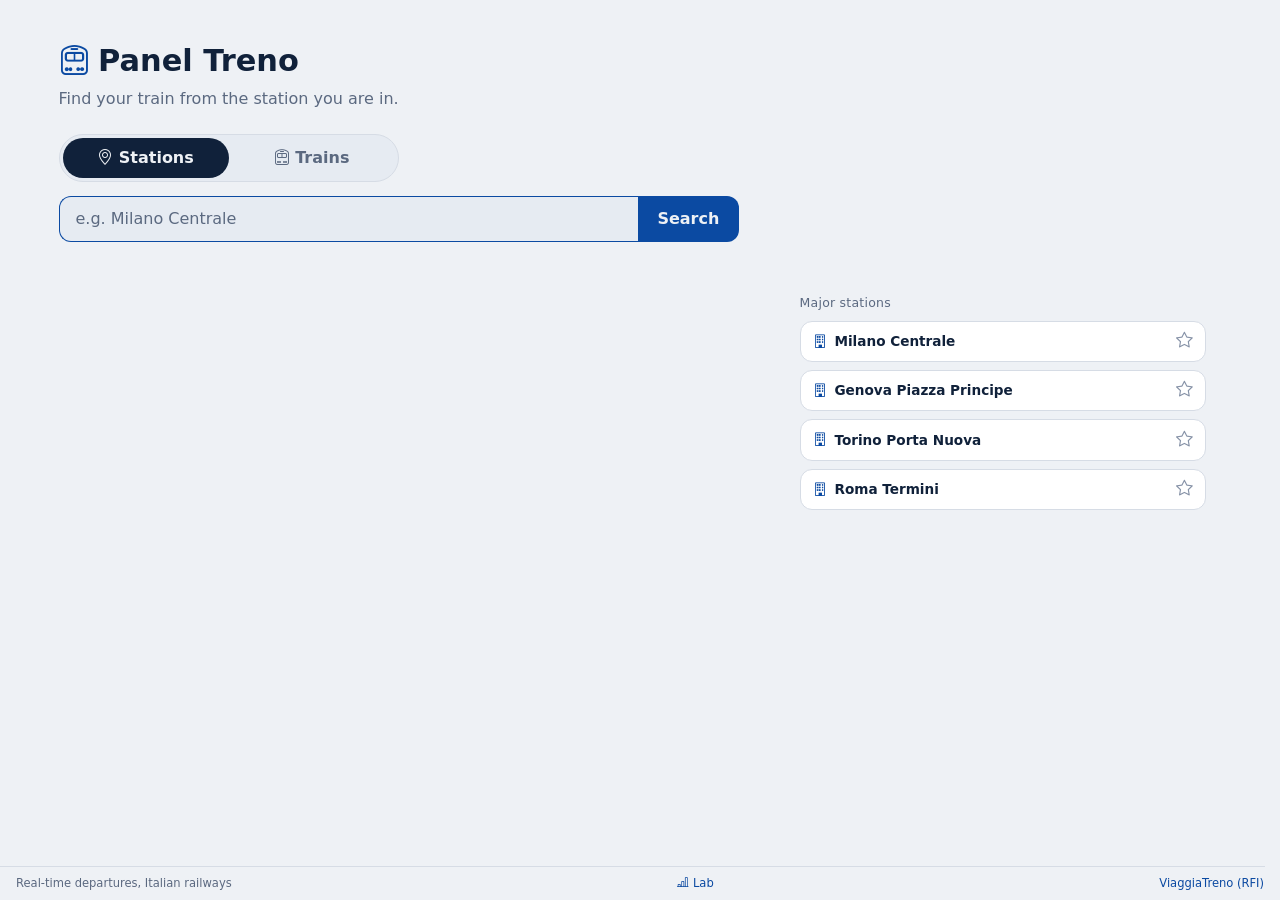
<file: home.html>
<!DOCTYPE html>
<html lang="en">
  <head>
    <meta charset="UTF-8" />
    <meta name="viewport" content="width=device-width, initial-scale=1, viewport-fit=cover" />
    <meta name="theme-color" content="#EEF1F5" />
    <title>Panel Treno</title>

    <link
      href="https://cdn.jsdelivr.net/npm/bootstrap-icons@1.11.3/font/bootstrap-icons.css"
      rel="stylesheet"
    />
    <link rel="icon" href="icon/favicon.ico" sizes="any" />
    <link rel="icon" type="image/svg+xml" href="icon/icon.svg" />
    <link rel="apple-touch-icon" href="icon/apple-touch-icon.png" />
    <meta name="apple-mobile-web-app-title" content="Panel Treno" />
    <link rel="stylesheet" href="css/style.css?v=dfa99b40" />

    <script src="js/modules/format.js?v=e065bb89" defer></script>
    <script src="js/modules/proxy.js?v=1a0ebef6" defer></script>
    <script src="js/modules/recent.js?v=7927125c" defer></script>
    <script src="js/modules/follow.js?v=9dd8cef4" defer></script>
    <script src="js/modules/station-index.js?v=cb654a49" defer></script>
    <script src="js/modules/model.js?v=2acee4dc" defer></script>
    <script src="js/modules/prediction-log.js?v=ec1602e4" defer></script>
    <script src="js/modules/search.js?v=c334ca9e" defer></script>
  </head>
  <body class="search-page">
    <main class="search-main">
      <h1 class="search-title"><i class="bi bi-train-front"></i> <span id="title"></span></h1>
      <p class="search-sub" id="subtitle"></p>

      <div class="search-tabs" role="tablist">
        <button type="button" role="tab" id="tabStation" class="search-tab is-active" aria-selected="true">
          <i class="bi bi-geo-alt"></i> Stations
        </button>
        <button type="button" role="tab" id="tabTrain" class="search-tab" aria-selected="false">
          <i class="bi bi-train-front"></i> Trains
        </button>
      </div>

      <form id="searchForm" class="search-form">
        <input type="text" id="searchInput" autocomplete="off" autofocus required />
        <button id="btn-search" type="submit"></button>
      </form>

      <div id="results"></div>
      <div class="home-grid" id="homeGrid">
        <section id="preview" class="preview" hidden></section>
        <div class="home-side">
          <section id="following" class="recent" hidden></section>
          <section id="favorites" class="recent" hidden></section>
          <section id="major" class="recent"></section>
          <section id="recent" class="recent" hidden></section>
        </div>
      </div>
    </main>

    <footer class="app-footer">
      <span>Real-time departures, Italian railways</span>
      <a href="lab.html"><i class="bi bi-bar-chart-line"></i> Lab</a>
      <a href="http://www.viaggiatreno.it" target="_blank" rel="noopener">ViaggiaTreno (RFI)</a>
    </footer>
  </body>
</html>
</file>
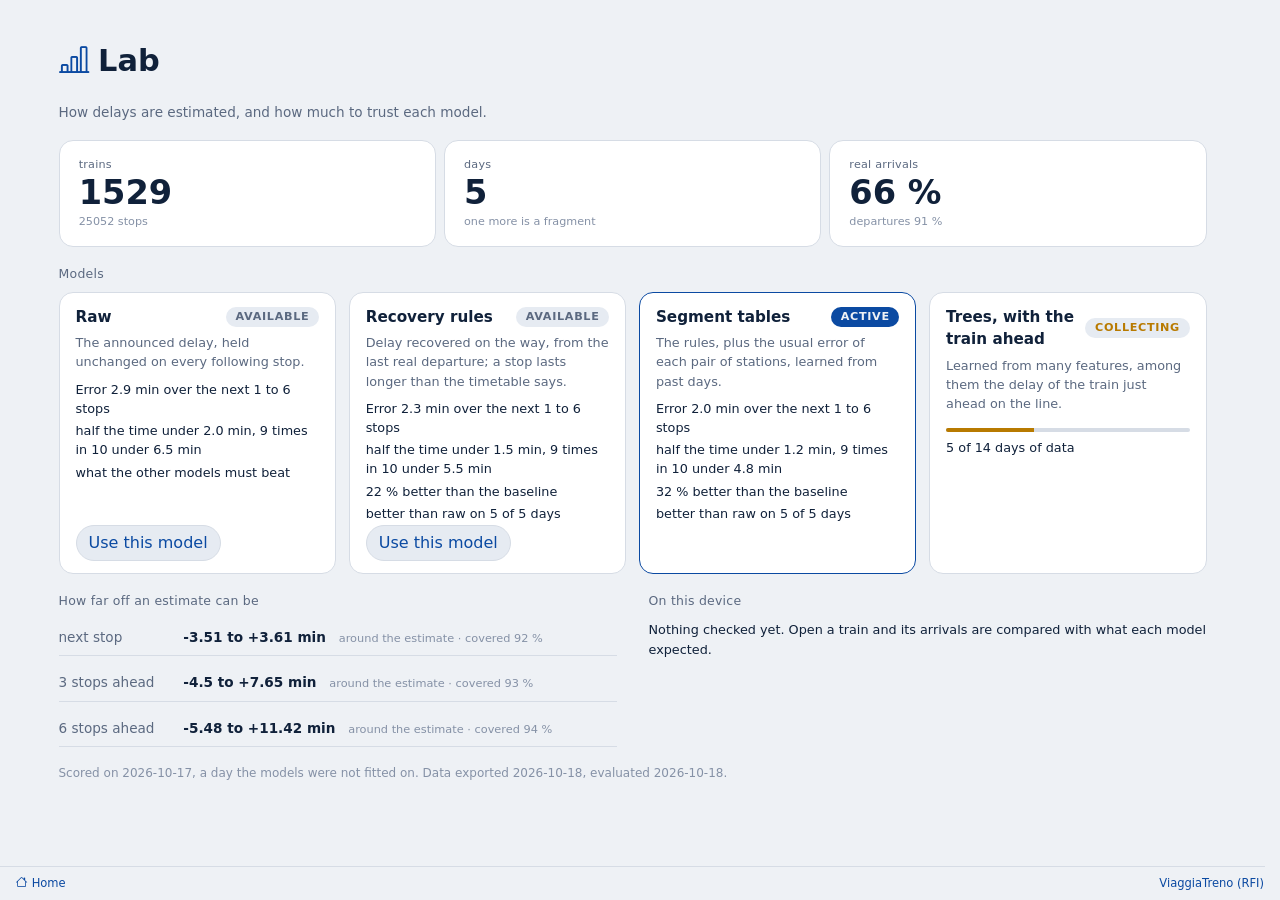
<file: lab.html>
<!DOCTYPE html>
<html lang="en">
  <head>
    <meta charset="UTF-8" />
    <meta name="viewport" content="width=device-width, initial-scale=1, viewport-fit=cover" />
    <meta name="theme-color" content="#EEF1F5" />
    <title>Lab · Panel Treno</title>

    <link href="https://cdn.jsdelivr.net/npm/bootstrap-icons@1.11.3/font/bootstrap-icons.css" rel="stylesheet" />
    <link rel="icon" href="icon/favicon.ico" sizes="any" />
    <link rel="icon" type="image/svg+xml" href="icon/icon.svg" />
    <link rel="apple-touch-icon" href="icon/apple-touch-icon.png" />
    <link rel="stylesheet" href="css/style.css?v=dfa99b40" />

    <script src="js/modules/model.js?v=2acee4dc" defer></script>
    <script src="js/modules/models.js?v=f8b26e78" defer></script>
    <script src="js/modules/prediction-log.js?v=ec1602e4" defer></script>
    <script src="js/lab.js?v=1482c4e5" defer></script>
  </head>
  <body class="search-page lab-page">
    <main class="search-main">
      <h1 class="search-title"><i class="bi bi-bar-chart-line"></i> Lab</h1>
      <p class="lab-intro">How delays are estimated, and how much to trust each model.</p>
      <div id="labData"></div>
      <section id="labModels" class="recent"></section>
      <section id="labInterval" class="recent"></section>
      <section id="labDevice" class="recent"></section>
      <p class="lab-foot" id="labFoot"></p>
    </main>

    <footer class="app-footer">
      <a href="home.html"><i class="bi bi-house"></i> Home</a>
      <a href="http://www.viaggiatreno.it" target="_blank" rel="noopener">ViaggiaTreno (RFI)</a>
    </footer>
  </body>
</html>
</file>
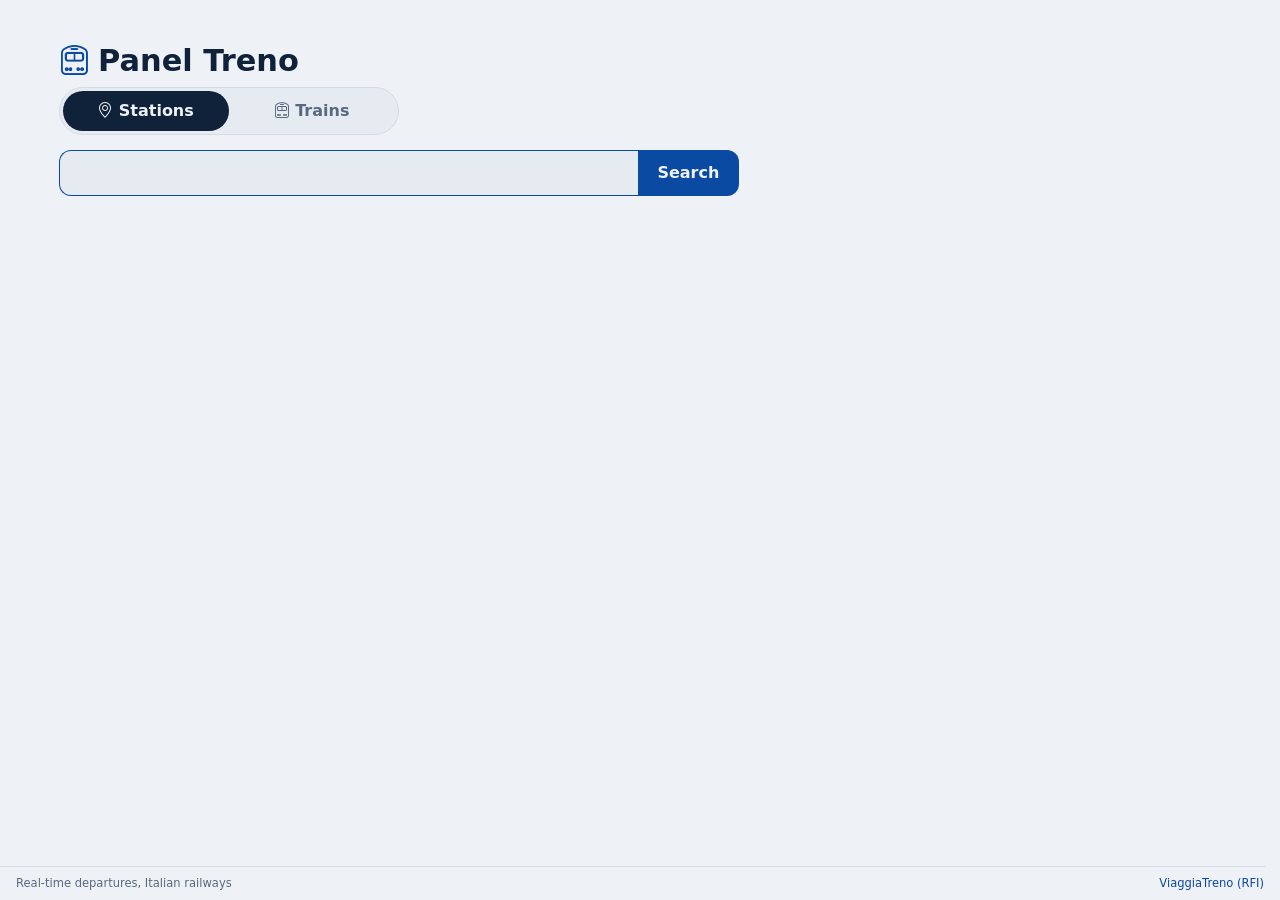
<file: search.html>
<!DOCTYPE html>
<html lang="en">
  <head>
    <meta charset="UTF-8" />
    <meta name="viewport" content="width=device-width, initial-scale=1, viewport-fit=cover" />
    <meta name="theme-color" content="#07182f" />
    <title>Panel Treno</title>

    <link
      href="https://cdn.jsdelivr.net/npm/bootstrap-icons@1.11.3/font/bootstrap-icons.css"
      rel="stylesheet"
    />
    <link rel="icon" href="icon/favicon.ico" sizes="any" />
    <link rel="icon" type="image/svg+xml" href="icon/icon.svg" />
    <link rel="apple-touch-icon" href="icon/apple-touch-icon.png" />
    <meta name="apple-mobile-web-app-title" content="Panel Treno" />
    <link rel="stylesheet" href="css/style.css" />

    <script src="js/modules/proxy.js" defer></script>
    <script src="js/modules/recent.js" defer></script>
    <script src="js/modules/search.js" defer></script>
  </head>
  <body class="search-page">
    <main class="search-main">
      <h1 class="search-title"><i class="bi bi-train-front"></i> <span id="title"></span></h1>

      <div class="search-tabs" role="tablist">
        <button type="button" role="tab" id="tabStation" class="search-tab is-active" aria-selected="true">
          <i class="bi bi-geo-alt"></i> Stations
        </button>
        <button type="button" role="tab" id="tabTrain" class="search-tab" aria-selected="false">
          <i class="bi bi-train-front"></i> Trains
        </button>
      </div>

      <form id="searchForm" class="search-form">
        <input type="text" id="searchInput" autocomplete="off" autofocus required />
        <button id="btn-search" type="submit"></button>
      </form>

      <div id="results"></div>
      <section id="recent" class="recent" hidden></section>
      <section id="major" class="recent"></section>
    </main>

    <footer class="app-footer">
      <span>Real-time departures, Italian railways</span>
      <a href="http://www.viaggiatreno.it" target="_blank" rel="noopener">ViaggiaTreno (RFI)</a>
    </footer>
  </body>
</html>
</file>
<file: css/style.css>
/* ===============================
   Design tokens: one calm palette for every page.
   Deep slate, one warm accent (the live estimate), green / amber / coral only to say on time / slight / late.
   =============================== */
:root {
  --bg: #EEF1F5;
  --surface: #FFFFFF;
  --tile: #E6EBF2;
  --line: #D6DCE5;
  --rule: #E3E8EF; /* separators inside cards */
  --text: #10213A;
  --muted: #5B6980;
  --faint: #8591A6;
  --accent: #0B4AA2;
  --ok: #1B9E6B;
  --slight: #B87A00;
  --late: #D9482B;
  --here: #1B9E6B;
  --on-here: #FFFFFF;
  --radius: 12px;
  --font: ui-sans-serif, system-ui, -apple-system, "SF Pro Text", "Segoe UI", Roboto, "Helvetica Neue", Arial, sans-serif;
  --mono: ui-monospace, "SF Mono", SFMono-Regular, Menlo, Consolas, monospace;
  color-scheme: light;
}

*, *::before, *::after { box-sizing: border-box; }
* { -webkit-tap-highlight-color: transparent; }

html { font-size: 16px; -webkit-text-size-adjust: 100%; }

body {
  margin: 0;
  min-height: 100vh;
  padding-bottom: 76px;
  font-family: var(--font);
  font-variant-numeric: tabular-nums;
  color: var(--text);
  background: var(--bg);
  line-height: 1.5;
}

a { color: var(--accent); text-decoration: none; }
a:hover { text-decoration: underline; }
h1, p { margin: 0; }
:focus-visible { outline: 2px solid var(--accent); outline-offset: 2px; }
::selection { background: color-mix(in srgb, var(--accent) 35%, transparent); }

/* Semantic colors, shared by both views */
.is-late { color: var(--late); }
.is-slight { color: var(--slight); }
.is-ok, .is-early { color: var(--ok); }
.is-at-platform { color: var(--here); }
.is-here { color: var(--here); }

/* ===============================
   Header
   =============================== */
.app-header {
  position: fixed;
  inset: 0 0 auto 0;
  z-index: 10;
  background: var(--bg);
  border-bottom: 2px solid var(--line);
  padding: max(0.6rem, env(safe-area-inset-top)) 1rem 0.7rem;
}
.header-inner {
  max-width: 1200px;
  margin-inline: auto;
  display: flex;
  flex-direction: column;
  align-items: stretch;
  gap: 0.6rem;
}
.title-row {
  display: flex;
  align-items: center;
  justify-content: space-between;
  gap: 0.75rem;
  min-width: 0;
}
.station-name {
  min-width: 0;
  font-size: 1.3rem;
  font-weight: 700;
  line-height: 1.15;
  color: var(--accent);
  text-transform: uppercase;
  letter-spacing: 0.02em;
}
.clock { display: inline-flex; align-items: center; gap: 3px; flex-shrink: 0; }
.clock-digit {
  padding: 2px 6px;
  border-radius: 3px;
  background: var(--tile);
  color: var(--accent);
  font-size: 1.2rem;
  font-weight: 700;
}
.clock-colon { color: var(--accent); font-size: 1.2rem; font-weight: 700; }

.toolbar {
  display: flex;
  align-items: center;
  gap: 0.45rem;
  min-width: 0;
}
.icon-btn,
.pill-btn,
#groupBySelect {
  height: 34px;
  border: 1px solid var(--line);
  border-radius: 999px;
  background: var(--tile);
  color: var(--accent);
  font: inherit;
  font-size: 0.8rem;
  cursor: pointer;
  transition: border-color 0.15s ease, transform 0.1s ease;
}
.icon-btn:hover, .pill-btn:hover, #groupBySelect:hover { border-color: var(--faint); text-decoration: none; }
.icon-btn:active, .pill-btn:active { transform: scale(0.96); }
.icon-btn {
  display: inline-flex;
  align-items: center;
  justify-content: center;
  width: 34px;
  flex-shrink: 0;
  padding: 0;
}
.pill-btn { display: inline-flex; align-items: center; justify-content: center; gap: 0.45rem; padding: 0 0.9rem; flex-shrink: 0; white-space: nowrap; }

#groupBySelect {
  flex: 1 1 auto;
  min-width: 0;
  max-width: 220px;
  padding: 0 1.9rem 0 0.9rem;
  color: var(--text);
  appearance: none;
  -webkit-appearance: none;
  background-image: url("data:image/svg+xml,%3Csvg xmlns='http://www.w3.org/2000/svg' width='12' height='12' viewBox='0 0 16 16' fill='%238c8466'%3E%3Cpath d='M1.65 5.65a.5.5 0 0 1 .7 0L8 11.29l5.65-5.64a.5.5 0 0 1 .7.7l-6 6a.5.5 0 0 1-.7 0l-6-6a.5.5 0 0 1 0-.7z'/%3E%3C/svg%3E");
  background-repeat: no-repeat;
  background-position: right 0.75rem center;
}
body.view-nerd #groupBySelect { display: none; }

.filter-wrap {
  flex: 0 1 auto;
  min-width: 0;
  display: flex;
  align-items: center;
  max-width: 34px;
  overflow: hidden;
  border: 1px solid var(--line);
  border-radius: 999px;
  background: var(--tile);
  transition: max-width 0.2s ease;
}
.filter-wrap.expanded,
.filter-wrap:focus-within { max-width: 260px; }
.filter-clear { margin-left: auto; }
.filter-wrap .icon-btn { border: none; background: transparent; }
#groupFilterInput {
  flex: 1 1 auto; /* grows with the open filter, so the clear button sits at its right edge */
  width: 150px;
  min-width: 0;
  padding: 0 0.6rem 0 0;
  border: none;
  background: transparent;
  color: var(--text);
  font: inherit;
  font-size: 0.85rem;
}
#groupFilterInput:focus { outline: none; }
.filter-clear {
  display: inline-flex;
  align-items: center;
  justify-content: center;
  flex-shrink: 0;
  width: 28px;
  height: 28px;
  margin-right: 3px;
  padding: 0;
  border: none;
  border-radius: 50%;
  background: var(--accent);
  color: var(--bg);
  font-size: 0.7rem;
  cursor: pointer;
}
.filter-clear[hidden] { display: none; }
#groupFilterInput::placeholder { color: var(--muted); }

/* ===============================
   Layout
   =============================== */
.board { max-width: 1200px; margin-inline: auto; padding: 1rem; }
.card-grid { display: grid; gap: 1rem; align-items: start; }
.card-grid.is-multi { grid-template-columns: repeat(auto-fill, minmax(380px, 1fr)); }
.card-grid.is-single { grid-template-columns: minmax(0, 720px); justify-content: center; }
.board-legend { margin-top: 1rem; color: var(--muted); font-size: 0.75rem; text-align: center; }

/* ===============================
   Board view (split-flap)
   =============================== */
.flap-card {
  overflow: hidden;
  border: 1px solid var(--line);
  border-radius: 12px;
  background: var(--surface);
  padding: 0.25rem 0.5rem 0.4rem;
}
.flap-title {
  display: flex;
  align-items: center;
  gap: 0.5rem;
  padding: 0.55rem 0.35rem;
  color: var(--accent);
  font-weight: 700;
  text-transform: uppercase;
  letter-spacing: 0.04em;
  border-bottom: 2px solid var(--rule);
}

.flap-row {
  display: grid;
  grid-template-columns: 2.3rem 3.9rem 3.9rem minmax(0, 1fr) 4.2rem;
  align-items: center;
  gap: 0.5rem;
  padding: 0.6rem 0.35rem;
  border-top: 1px solid var(--rule);
}
.flap-title + .flap-row { border-top: none; }
.flap-cols {
  padding-block: 0.35rem 0.2rem;
  color: var(--muted);
  font-size: 0.75rem;
  letter-spacing: 0.08em;
  border-top: none;
}
.flap-cols span:last-child { text-align: right; }
.flap-row.is-at-platform { background: color-mix(in srgb, var(--accent) 7%, transparent); border-radius: 6px; }

.platform-tile {
  display: flex;
  align-items: center;
  justify-content: center;
  align-self: stretch;
  min-height: 1.75rem;
  border: 2px solid transparent;
  border-radius: 5px;
  color: var(--muted);
  font-size: 1.05rem;
  font-weight: 700;
  line-height: 1;
}
.platform-tile.is-long { font-size: 0.72rem; line-height: 1.05; text-align: center; padding-inline: 0.1rem; }
.platform-tile.is-at-platform { background: var(--here); color: var(--on-here); }
.platform-tile.is-not-here { background: var(--tile); }

.flap-time { font-size: 1.05rem; font-weight: 700; white-space: nowrap; }
.flap-none { color: var(--faint); font-weight: 400; }
.flap-realcell { display: flex; flex-direction: column; align-items: flex-start; gap: 2px; }
.delay-chip {
  padding: 0 0.4rem;
  border-radius: 4px;
  font-size: 0.72rem;
  font-weight: 700;
  line-height: 1.35;
  white-space: nowrap;
  background: color-mix(in srgb, currentColor 18%, transparent);
}
.flap-dest { min-width: 0; display: flex; flex-direction: column; gap: 1px; }
.flap-dest-name {
  overflow: hidden;
  display: -webkit-box;
  -webkit-line-clamp: 2;
  -webkit-box-orient: vertical;
  overflow-wrap: anywhere;
  line-height: 1.2;
  font-size: 0.9rem;
  font-weight: 700;
  text-transform: uppercase;
}
.flap-meta { overflow: hidden; text-overflow: ellipsis; white-space: nowrap; color: var(--muted); font-size: 0.78rem; }
.flap-countdown { text-align: right; font-size: 0.95rem; font-weight: 700; white-space: nowrap; }

/* ===============================
   Nerd view
   =============================== */
.nerd-wrap { display: flex; flex-direction: column; gap: 0.75rem; font-size: 0.8rem; line-height: 1.5; }
.nerd-prompt { color: var(--accent); overflow-wrap: anywhere; }
.nerd-dim { color: var(--muted); }
.nerd-note { margin-top: 0.4rem; font-size: 0.75rem; }

.stat-grid { display: grid; grid-template-columns: repeat(auto-fit, minmax(120px, 1fr)); gap: 0.5rem; }
.stat-tile { border: 1px solid var(--line); border-radius: 6px; padding: 0.55rem 0.7rem; }
.stat-name, .stat-sub { color: var(--muted); font-size: 0.72rem; }
.stat-value { font-size: 1.5rem; font-weight: 700; line-height: 1.2; }

.nerd-panel { border: 1px solid var(--line); border-radius: 6px; padding: 0.7rem; min-width: 0; }
.nerd-panel-head { display: flex; justify-content: space-between; gap: 0.5rem; margin-bottom: 0.5rem; color: var(--muted); font-size: 0.75rem; }
.nerd-panels { display: grid; grid-template-columns: repeat(auto-fit, minmax(220px, 1fr)); gap: 0.5rem; }

.timeline-svg { display: block; width: 100%; height: auto; }
.tl-grid { stroke: var(--line); stroke-width: 1; }
.tl-now { stroke: var(--accent); stroke-width: 1.5; stroke-dasharray: 3 3; }
.tl-label { fill: var(--muted); font-family: var(--font); font-size: 11px; }
.tl-hollow { fill: var(--bg); stroke: var(--muted); stroke-width: 1.5; }
.tl-dot.is-ok { fill: var(--ok); }
.tl-dot.is-slight { fill: var(--slight); }
.tl-dot.is-late { fill: var(--late); }
.tl-avg { fill: none; stroke: var(--accent); stroke-width: 2; }
.slot-bar { fill: var(--accent); opacity: 0.55; }
.slot-bar.is-peak { opacity: 1; }
.tl-link { stroke-width: 2; }
.tl-link.is-ok { stroke: var(--ok); }
.tl-link.is-slight { stroke: var(--slight); }
.tl-link.is-late { stroke: var(--late); }

.bar-rows { display: flex; flex-direction: column; gap: 0.3rem; }
.bar-row { display: grid; grid-template-columns: 5.2rem minmax(0, 1fr) 1.6rem; align-items: center; gap: 0.4rem; }
.bar-name { overflow: hidden; text-overflow: ellipsis; white-space: nowrap; }
.bar-track { height: 8px; background: var(--tile); }
.bar-fill { height: 8px; }
.bar-count { text-align: right; color: var(--muted); }

.nerd-table { display: flex; flex-direction: column; }
.nerd-trow {
  display: grid;
  grid-template-columns: 2.6rem 5.5rem minmax(0, 1fr) 3.6rem 3.6rem 2.6rem;
  gap: 0.4rem;
  padding: 0.2rem 0;
}
.nerd-trow + .nerd-trow { border-top: 1px solid var(--rule); }
.nerd-thead { padding-bottom: 0.3rem; border-bottom: 1px solid var(--rule); color: var(--muted); }
.nerd-dest { overflow: hidden; text-overflow: ellipsis; white-space: nowrap; }

/* ===============================
   Empty / error states
   =============================== */
.state-box {
  display: flex;
  flex-direction: column;
  align-items: center;
  gap: 0.7rem;
  padding: 4rem 1rem;
  color: var(--muted);
  text-align: center;
}
.state-box .bi { font-size: 2.2rem; color: var(--accent); }
.btn-retry {
  padding: 0.5rem 1.2rem;
  border: none;
  border-radius: 999px;
  background: var(--accent);
  color: var(--bg);
  font: inherit;
  font-weight: 700;
  cursor: pointer;
}

/* ===============================
   Footer
   =============================== */
.app-footer {
  position: fixed;
  inset: auto 0 0 0;
  z-index: 10;
  display: flex;
  align-items: center;
  justify-content: space-between;
  gap: 0.75rem;
  padding: 0.5rem 1rem max(0.5rem, env(safe-area-inset-bottom));
  background: var(--bg);
  border-top: 2px solid var(--line);
  color: var(--muted);
  font-size: 0.72rem;
}
.footer-item { display: inline-flex; align-items: center; gap: 0.4rem; white-space: nowrap; }
.footer-status { display: flex; align-items: center; gap: 0.5rem; flex: 1; min-width: 0; }
.status-text { display: flex; flex-direction: column; min-width: 0; line-height: 1.3; }
.status-text strong { font-weight: 700; }
.status-detail { color: var(--faint); font-size: 0.68rem; overflow-wrap: anywhere; }
.state-detail { max-width: 36rem; font-size: 0.8rem; color: var(--faint); overflow-wrap: anywhere; }
.live-dot { flex-shrink: 0; }
.live-dot.is-pending { background: var(--faint); animation: none; }
.live-dot {
  width: 8px;
  height: 8px;
  border-radius: 50%;
  background: var(--here);
  box-shadow: 0 0 0 0 color-mix(in srgb, var(--here) 60%, transparent);
  animation: pulse 2s infinite;
}
.live-dot.is-offline { background: var(--late); animation: none; }
@keyframes pulse {
  70% { box-shadow: 0 0 0 7px transparent; }
  100% { box-shadow: 0 0 0 0 transparent; }
}
@media (prefers-reduced-motion: reduce) { .live-dot { animation: none; } body { transition: none; } }

/* ===============================
   Search page
   =============================== */
.search-page { display: flex; flex-direction: column; }
.search-main { width: 100%; max-width: 640px; margin-inline: auto; padding: 2.5rem 1rem 1rem; flex: 1; }
.search-title {
  display: flex;
  align-items: center;
  justify-content: center;
  gap: 0.6rem;
  margin-bottom: 1.5rem;
  color: var(--accent);
  font-size: 1.5rem;
  font-weight: 700;
  text-transform: uppercase;
}
.search-form { display: flex; margin-bottom: 1.25rem; }
#searchInput {
  flex: 1;
  min-width: 0;
  height: 46px;
  padding: 0 1rem;
  border: 1px solid var(--line);
  border-right: none;
  border-radius: var(--radius) 0 0 var(--radius);
  background: var(--tile);
  color: var(--text);
  font: inherit;
}
#searchInput::placeholder { color: var(--muted); }
#searchInput:focus { outline: none; border-color: var(--accent); }
#btn-search {
  padding: 0 1.2rem;
  border: none;
  border-radius: 0 var(--radius) var(--radius) 0;
  background: var(--accent);
  color: var(--bg);
  font: inherit;
  font-weight: 700;
  cursor: pointer;
}
#results { display: flex; flex-direction: column; gap: 0.5rem; }
.result-item {
  display: flex;
  align-items: center;
  justify-content: space-between;
  gap: 0.75rem;
  padding: 0.8rem 1rem;
  border: 1px solid var(--line);
  border-radius: var(--radius);
  background: var(--surface);
  color: var(--text);
  text-transform: uppercase;
}
.result-item:hover { border-color: var(--faint); text-decoration: none; }
.result-item small { color: var(--accent); font-weight: 700; }
.result-error { color: var(--late); text-align: center; }

/* ===============================
   Responsive
   =============================== */
@media (max-width: 640px) {
  html { font-size: 15px; }
  .board { padding: 0.6rem; }
  .card-grid { gap: 1.4rem; }
  .card-grid.is-multi { grid-template-columns: minmax(0, 1fr); }
  .station-name { font-size: 1.1rem; }
  .flap-row { grid-template-columns: 1.9rem 3.2rem 3.8rem minmax(0, 1fr) 3.3rem; gap: 0.4rem; }
  .flap-time { font-size: 0.98rem; }
  .platform-tile { font-size: 0.95rem; min-height: 1.65rem; }
  .flap-meta { font-size: 0.74rem; }
  .delay-chip { font-size: 0.72rem; }
  .nerd-trow { grid-template-columns: 2.2rem 4.6rem minmax(0, 1fr) 3.2rem 3.2rem 2.2rem; font-size: 0.72rem; }
}
@media (max-width: 380px) {
  .app-footer a { display: none; }
  .flap-row { grid-template-columns: 1.8rem 3rem 3.4rem minmax(0, 1fr) 3rem; }
}

/* Cancelled trains: struck through and dimmed, never counted as running */
.flap-row.is-cancelled .flap-time,
.flap-row.is-cancelled .flap-dest-name,
.nerd-trow.is-cancelled > span:not(:last-child) { text-decoration: line-through; text-decoration-thickness: 2px; }
.flap-row.is-cancelled > :not(.platform-tile) { opacity: 0.6; } /* the red cross tile stays at full strength */
.nerd-trow.is-cancelled { opacity: 0.6; }
.cancel-flag { font-weight: 700; text-transform: uppercase; }
.platform-tile.is-cancelled { background: #b4434f; border-color: transparent; color: #fff; }
.platform-tile.is-cancelled .bi { font-size: 0.95em; -webkit-text-stroke: 1px currentColor; }

/* ===============================
   Tap a train: route as a metro line
   (horizontal on wide screens, vertical on phones)
   =============================== */
.flap-row.is-clickable { cursor: pointer; }
.flap-row.is-clickable:hover { background: color-mix(in srgb, var(--accent) 6%, transparent); }
.flap-row.is-expanded { background: color-mix(in srgb, var(--accent) 10%, transparent); border-radius: 6px; }

.route-panel {
  margin: 0 0.1rem 0.4rem;
  padding: 0.7rem 0.5rem 0.6rem;
  border-top: 1px solid var(--rule);
  border-radius: 0 0 8px 8px;
  background: color-mix(in srgb, var(--bg) 40%, transparent);
}
.route-note { margin: 0; color: var(--muted); font-size: 0.8rem; text-align: center; padding: 0.4rem; }

.route-line { display: flex; overflow-x: auto; padding-bottom: 0.4rem; scrollbar-width: thin; }
.route-stop {
  position: relative;
  flex: 0 0 104px;
  display: grid;
  grid-template-rows: 2.3rem 18px auto auto;
  justify-items: center;
  text-align: center;
  font-size: 0.78rem;
}
.route-stop::before { /* the line, through the dot */
  content: "";
  position: absolute;
  left: 0;
  right: 0;
  top: calc(2.3rem + 7.5px);
  height: 3px;
  background: var(--faint);
}
.route-stop.is-here::before { left: 50%; background: linear-gradient(90deg, var(--accent), var(--faint)); }
.route-stop.is-end::before { right: 50%; }
.route-stop.is-here.is-end::before { display: none; }

.route-time { align-self: end; display: flex; flex-direction: column; align-items: center; line-height: 1.2; padding-bottom: 3px; }
.route-time > :first-child { font-weight: 700; color: var(--text); }
.route-time > :nth-child(2) { font-weight: 700; font-size: 0.74rem; }
.route-dot {
  position: relative;
  z-index: 1;
  align-self: center;
  width: 13px;
  height: 13px;
  border-radius: 50%;
  background: var(--surface);
  border: 3px solid var(--faint);
}
.route-stop.is-here .route-dot { background: var(--accent); border-color: var(--accent); box-shadow: 0 0 0 4px color-mix(in srgb, var(--accent) 25%, transparent); }
.route-stop.is-end .route-dot { width: 17px; height: 17px; margin-top: -2px; border-radius: 4px; border-color: var(--text); background: var(--text); }
.route-name { margin-top: 0.35rem; padding-inline: 0.2rem; font-weight: 700; line-height: 1.2; overflow-wrap: anywhere; }
.route-stop.is-here .route-name { color: var(--accent); }
.route-plt { color: var(--muted); font-size: 0.7rem; }
.route-stop.is-cancelled .route-name,
.route-stop.is-cancelled .route-time > :first-child { text-decoration: line-through; opacity: 0.6; }

/* passed stops */
.route-stop.is-passed .route-dot { background: var(--faint); border-color: var(--faint); }
.route-stop.is-passed .route-name,
.route-stop.is-passed .route-time > :first-child { color: var(--muted); }

/* ===============================
   Header layouts
   >= 860px: one row, name + big clock on the left, controls on the right
   600-859px: two rows, the clock is one big block spanning both rows
   < 600px: two rows, a larger clock next to the name (the controls need the full width)
   =============================== */
.clock-digit, .clock-colon { font-size: 1.9rem; line-height: 1.15; }
.clock-digit { padding: 2px 7px; }

@media (min-width: 860px) {
  .header-inner { flex-direction: row; align-items: center; justify-content: space-between; gap: 1.5rem; }
  .title-row { justify-content: flex-start; gap: 1.25rem; }
  .toolbar { justify-content: flex-end; }
  #groupBySelect { flex: 0 0 auto; }
}
@media (max-width: 859px) {
  .header-inner {
    display: grid;
    grid-template-columns: minmax(0, 1fr) auto;
    grid-template-areas: "title clock" "toolbar toolbar";
    column-gap: 0.75rem;
    row-gap: 0.6rem;
    align-items: center;
  }
  .title-row { display: contents }
  .station-name { grid-area: title; }
  .clock { grid-area: clock; }
  .toolbar { grid-area: toolbar; width: 100%; }
  /* while the filter is open it gets the room, the grouping select shrinks */
  .toolbar:has(.filter-wrap.expanded) #groupBySelect { flex: 0 1 7.5rem; }
  .filter-wrap.expanded, .filter-wrap:focus-within { flex: 1 1 auto; max-width: none; }
}
@media (min-width: 600px) and (max-width: 859px) {
  .header-inner { grid-template-areas: "title clock" "toolbar clock"; }
  .clock { align-self: stretch; align-items: stretch; gap: 4px; }
  .clock-digit, .clock-colon { display: flex; align-items: center; font-size: 2.6rem; }
  .clock-digit { padding: 0 9px; border-radius: 5px; }
}
@media (max-width: 599px) {
  .clock-digit, .clock-colon { font-size: 1.55rem; }
  .clock-digit { padding: 2px 6px; }
}
@media (max-width: 520px) {
  .app-header { padding-inline: 0.75rem; }
  .station-name { font-size: 1.05rem; }
  /* the view switch keeps only its icon so the controls fit on one line */
  .pill-btn { width: 34px; padding: 0; }
  #viewToggleLabel { display: none; }
}

/* ===============================
   Train page (view=train)
   =============================== */
body.view-train #groupBySelect,
body.view-train #filterWrap,
body.view-train #viewToggle { display: none; }
.pill-btn.is-done { color: var(--ok); border-color: var(--ok); }
a.pill-btn { text-decoration: none; }

.route-open {
  display: inline-flex;
  align-items: center;
  gap: 0.4rem;
  margin-bottom: 0.5rem;
  padding: 0.3rem 0.75rem;
  border: 1px solid var(--line);
  border-radius: 999px;
  background: var(--tile);
  color: var(--accent);
  font-size: 0.78rem;
  font-weight: 700;
  text-decoration: none;
}
.route-open:hover { border-color: var(--faint); text-decoration: none; }

.tv-wrap { max-width: 760px; margin-inline: auto; display: flex; flex-direction: column; gap: 1rem; }
.tv-card { border: 1px solid var(--line); border-radius: 12px; background: var(--surface); padding: 1rem; }
.tv-head { display: flex; align-items: center; flex-wrap: wrap; gap: 0.5rem; }
.tv-chip { padding: 0.15rem 0.65rem; border-radius: 999px; background: var(--tile); font-size: 0.8rem; font-weight: 700; }
.tv-chip.is-muted { color: var(--muted); }
.tv-route { display: flex; align-items: center; flex-wrap: wrap; gap: 0.6rem; margin: 0.8rem 0 0.2rem; font-size: 1.25rem; font-weight: 700; text-transform: uppercase; }
.tv-route .bi { color: var(--accent); }
.tv-facts { display: grid; grid-template-columns: repeat(auto-fit, minmax(160px, 1fr)); gap: 0.6rem 1rem; margin: 0.9rem 0 0; }
.tv-fact dt { color: var(--muted); font-size: 0.72rem; text-transform: uppercase; letter-spacing: 0.06em; }
.tv-fact dd { margin: 0.1rem 0 0; font-weight: 700; overflow-wrap: anywhere; }
.tv-banner { margin: 0.9rem 0 0; padding: 0.5rem 0.75rem; border-radius: 8px; background: var(--tile); font-weight: 700; }
.tv-section { margin: 0 0 0.8rem; color: var(--accent); font-size: 0.9rem; text-transform: uppercase; letter-spacing: 0.05em; }

/* vertical metro line, one row per stop: dot | station | arrival | departure */
.tv-columns, .tv-stop { display: grid; grid-template-columns: 22px minmax(0, 1fr) 4.6rem 4.6rem; column-gap: 0.6rem; }
.tv-columns { margin-bottom: 0.4rem; color: var(--muted); font-size: 0.7rem; text-transform: uppercase; letter-spacing: 0.08em; }
.tv-cell-head { text-align: right; }
.tv-line { display: flex; flex-direction: column; }
.tv-stop { position: relative; align-items: start; padding-bottom: 1.1rem; }
.tv-stop::before { content: ""; position: absolute; left: 9.5px; top: 0; bottom: 0; width: 3px; background: var(--faint); }
.tv-stop.is-start::before { top: 11px; }
.tv-stop.is-end::before { bottom: auto; height: 11px; }
.tv-stop.is-passed::before { background: var(--accent); }
.tv-cell { display: flex; flex-direction: column; align-items: flex-end; line-height: 1.25; font-size: 0.78rem; font-variant-numeric: tabular-nums; }
.tv-cell strong { font-size: 0.95rem; }
.tv-dot { grid-column: 1; position: relative; z-index: 1; width: 16px; height: 16px; margin: 2px 0 0 3px; border-radius: 50%; background: var(--surface); border: 3px solid var(--faint); }
.tv-stop.is-passed .tv-dot { background: var(--accent); border-color: var(--accent); }
.tv-stop.is-last-seen .tv-dot { width: 20px; height: 20px; margin: 0 0 0 1px; box-shadow: 0 0 0 4px color-mix(in srgb, var(--accent) 28%, transparent); }
.tv-stop.is-end .tv-dot { border-radius: 4px; background: var(--text); border-color: var(--text); }
.tv-info { grid-column: 2; display: flex; flex-direction: column; gap: 0.15rem; min-width: 0; }
.tv-name { font-weight: 700; line-height: 1.25; overflow-wrap: anywhere; }
.tv-stop.is-passed .tv-name { color: var(--muted); }
.tv-stop.is-last-seen .tv-name { color: var(--accent); }
.tv-meta { color: var(--muted); font-size: 0.75rem; }
.tv-stop.is-cancelled .tv-name, .tv-stop.is-cancelled .tv-cell strong { text-decoration: line-through; opacity: 0.6; }
@media (max-width: 520px) {
  .tv-columns, .tv-stop { grid-template-columns: 22px minmax(0, 1fr) 3.9rem 3.9rem; column-gap: 0.45rem; }
  .tv-route { font-size: 1.1rem; }
}

/* On the train page the back and share buttons keep their labels, even on phones */
body.view-train .pill-btn { width: auto; padding: 0 0.85rem; min-width: 0; }
body.view-train #trainBack { max-width: 11rem; }
body.view-train #trainBackLabel { overflow: hidden; text-overflow: ellipsis; white-space: nowrap; }
body.view-train .toolbar { justify-content: flex-start; gap: 0.5rem; }
body.view-train #text-search { order: -1; }
.tv-head .train-badge { font-size: 0.95rem; padding: 0.2rem 0.75rem; }

/* more train page info: progress, delay chart, next stop */
.tv-progress { margin-top: 0.9rem; }
.tv-progress-track { height: 8px; border-radius: 4px; background: var(--tile); overflow: hidden; }
.tv-progress-fill { height: 100%; background: var(--accent); border-radius: 4px; }
.tv-progress-label { display: block; margin-top: 0.35rem; color: var(--muted); font-size: 0.78rem; }
.tv-trend { margin: 0.6rem 0 0; font-size: 0.8rem; color: var(--muted); }
.tv-stop.is-next .tv-dot { border-color: var(--accent); }
.tv-stop.is-next .tv-name { color: var(--text); }

/* Home / search page: Stations and Trains tabs, recent items */
.search-tabs { display: flex; gap: 0.4rem; margin-bottom: 0.9rem; }
.search-tab {
  flex: 1;
  height: 40px;
  border: 1px solid var(--line);
  border-radius: var(--radius);
  background: var(--tile);
  color: var(--muted);
  font: inherit;
  font-weight: 700;
  cursor: pointer;
}
.search-tab.is-active { color: var(--accent); border-color: var(--accent); background: color-mix(in srgb, var(--accent) 12%, var(--tile)); }
.result-hint { color: var(--muted); text-align: center; }
.result-item strong .bi { color: var(--accent); margin-right: 0.15rem; }
.result-item small { text-transform: none; }
.recent { margin-top: 1.4rem; display: flex; flex-direction: column; gap: 0.5rem; }
.recent[hidden] { display: none; }
.recent-head { display: flex; justify-content: space-between; align-items: baseline; color: var(--muted); font-size: 0.8rem; text-transform: uppercase; letter-spacing: 0.08em; }
.recent-clear { border: none; background: none; color: var(--muted); font: inherit; font-size: 0.8rem; cursor: pointer; text-decoration: underline; }
.pill-btn[hidden] { display: none !important; }

.tv-line-axis { stroke: var(--line); stroke-width: 1; }
.tv-line-area { fill: var(--late); opacity: 0.18; }
.tv-line-path { fill: none; stroke: var(--late); stroke-width: 2; stroke-linejoin: round; }
.tv-line-dot { fill: var(--late); }
.tv-line-dot.is-slight { fill: var(--accent); }
.tv-line-dot.is-ok { fill: var(--ok); }
.tv-line-label { fill: var(--text, #fff); font-size: 11px; font-weight: 700; }
.tv-line-name { fill: var(--muted); font-size: 10px; text-transform: capitalize; }

/* last requests, one cell each: green ok, yellow ok after a relay failed, red failed */
.req-strip { display: flex; gap: 2px; margin-top: 3px; }
.req-cell { width: 7px; height: 11px; border-radius: 1px; background: var(--line); opacity: 0.55; }
.req-cell.is-ok { background: var(--ok); opacity: 1; }
.req-cell.is-partial { background: var(--accent); opacity: 1; }
.req-cell.is-fail { background: var(--late); opacity: 1; }

/* Home link: icon only on phones, except on the train page where the labels have room */
@media (max-width: 520px) { body:not(.view-train) #homeLabel { display: none; } }
a.pill-btn i { margin-right: 0.35rem; }
body:not(.view-train) #text-search i { margin-right: 0.35rem; }
@media (max-width: 520px) { body:not(.view-train) #text-search i { margin-right: 0; } }

/* every stop of a train opens that station's departures */
a.tv-name { color: inherit; text-decoration: none; }
a.tv-name:hover { text-decoration: underline dotted; text-underline-offset: 3px; }

/* home: major stations as a compact grid, recents below */
.major-grid { display: grid; grid-template-columns: repeat(2, minmax(0, 1fr)); gap: 0.5rem; }
.major-grid .result-item { padding: 0.7rem 0.8rem; font-size: 0.85rem; line-height: 1.25; justify-content: flex-start; }
.result-item small:empty { display: none; }

/* an odd last stat tile fills the row on phones instead of sitting alone */
@media (max-width: 520px) { .stat-grid > .stat-tile:last-child:nth-child(odd) { grid-column: 1 / -1; } }

/* RFI board page */
.rfi-stops { margin: 0 0 0.4rem; padding: 0.5rem 0.6rem; border-radius: 6px; background: var(--tile); color: var(--muted); font-size: 0.78rem; line-height: 1.45; }
.pill-label { margin-left: 0.35rem; }
@media (max-width: 520px) { .rfi-page .pill-label { display: none; } .rfi-page .pill-label { margin-left: 0; } }

/* source switch: Mix / Viaggia / RFI */
.source-switch { display: inline-flex; height: 34px; border: 1px solid var(--line); border-radius: 999px; overflow: hidden; background: var(--tile); }
.source-switch[hidden] { display: none; }
.source-switch a { display: flex; align-items: center; padding: 0 0.7rem; color: var(--muted); font-size: 0.8rem; font-weight: 700; text-decoration: none; }
.source-switch a + a { border-left: 1px solid var(--line); }
.source-switch a:hover { color: var(--text); text-decoration: none; }
.source-switch a.is-active { background: var(--accent); color: var(--bg); }
body.view-train .source-switch { display: none; }
@media (max-width: 520px) { .source-switch a { padding: 0 0.55rem; font-size: 0.75rem; } }

/* below the one-row header the switch gets a row of its own on phones */
@media (max-width: 859px) { .toolbar { flex-wrap: wrap; } }
@media (max-width: 599px) {
  .toolbar .source-switch { order: 10; flex: 1 0 100%; }
  .toolbar .source-switch a { flex: 1; justify-content: center; }
}
@media (max-width: 520px) { .rfi-page .app-footer .footer-item { display: none; } }

/* Global view: the real-time column is wider so it can hold an interval ("19:03–19:17") */
.flap-card.is-global .flap-row { grid-template-columns: 2.3rem 3.9rem 6.1rem minmax(0, 1fr) 4.2rem; }
@media (max-width: 599px) { .flap-card.is-global .flap-row { grid-template-columns: 1.9rem 3.2rem 5.7rem minmax(0, 1fr) 3.3rem; } }
@media (max-width: 520px) { .flap-card.is-global .flap-row { grid-template-columns: 1.8rem 3rem 5.5rem minmax(0, 1fr) 3rem; } }
/* a small range bar under the time: dot per source, line at the scheduled time */
.flap-realcell.is-interval { width: 100%; }
.flap-realcell.is-interval .flap-time { font-size: 0.82rem; }
.mini-track { position: relative; width: 100%; height: 12px; }
.mini-track::before { content: ''; position: absolute; left: 0; right: 0; top: 5px; height: 2px; background: var(--rule); }
.mini-zero { position: absolute; top: 0; bottom: 0; width: 2px; margin-left: -1px; background: var(--muted); }
.mini-range { position: absolute; top: 3px; height: 6px; border-radius: 3px; background: currentColor; opacity: 0.55; }
.mini-range.is-slight { color: var(--accent); }
.mini-range.is-late { color: var(--late); }
.mini-dot { position: absolute; top: 1px; width: 10px; height: 10px; margin-left: -5px; border-radius: 50%; border: 2px solid var(--surface); }
.mini-dot.is-vt { background: var(--accent); }
.mini-dot.is-rfi { background: #7cc7ff; }


/* colour key under the Global board */
.bar-key { display: flex; flex-wrap: wrap; justify-content: center; gap: 0.4rem 0.75rem; margin: 1rem 0 0.2rem; font-size: 0.76rem; color: var(--text); }
.bar-key-item { display: inline-flex; align-items: center; gap: 0.4rem; }
.key-dot { width: 10px; height: 10px; border-radius: 50%; }
.key-dot.is-vt { background: var(--accent); }
.key-dot.is-rfi { background: #7cc7ff; }
.key-line { width: 2px; height: 12px; background: var(--muted); }
.key-swatch { width: 18px; height: 6px; border-radius: 3px; opacity: 0.7; }
.key-swatch.is-slight { background: var(--accent); }
.key-swatch.is-late { background: var(--late); }

/* how far a position can be trusted, by the age of the last detection */
.track-good { color: var(--ok); }
.track-ok { color: var(--accent); }
.track-poor { color: #ff9b4a; }
.track-bad { color: #ff5d6c; }
.key-dot.track-dot-good { background: var(--ok); }
.key-dot.track-dot-ok { background: var(--accent); }
.key-dot.track-dot-poor { background: #ff9b4a; }
.key-dot.track-dot-bad { background: #ff5d6c; }
.bar-key-item.is-title { color: var(--muted); }

/* train page: in a station, or between two */
.tv-position { margin-top: 0.9rem; padding: 0.7rem 0.8rem; border: 1px solid var(--line); border-radius: 10px; background: var(--tile); }
.tv-position-text { margin: 0; font-size: 0.85rem; }
.tv-position-text .bi { color: var(--accent); }
.tv-position-bar { position: relative; height: 6px; margin: 0.8rem 0.4rem 0.4rem; border-radius: 3px; background: var(--rule); }
.tv-position-dot { position: absolute; top: -4px; width: 14px; height: 14px; margin-left: -7px; border-radius: 50%; background: var(--accent); border: 2px solid var(--surface); }
.tv-position-ends { display: flex; justify-content: space-between; gap: 0.5rem; color: var(--muted); font-size: 0.7rem; text-transform: capitalize; }
.tv-position-ends span { min-width: 0; overflow: hidden; text-overflow: ellipsis; white-space: nowrap; }

/* on the route line: the train between two stops */
.tv-between { position: relative; display: grid; grid-template-columns: 22px minmax(0, 1fr); column-gap: 0.6rem; min-height: 3.6rem; margin-top: -0.4rem; padding-bottom: 0.9rem; }
.tv-between::before { content: ""; position: absolute; left: 9.5px; top: 0; bottom: 0; width: 3px; background: repeating-linear-gradient(to bottom, var(--faint) 0 5px, transparent 5px 9px); }
.tv-between-train { position: absolute; left: 0; width: 22px; height: 24px; display: flex; align-items: center; justify-content: center; z-index: 1; border-radius: 6px; background: var(--accent); color: var(--bg); font-size: 0.8rem; }
.tv-between-text { grid-column: 2; align-self: center; display: flex; flex-direction: column; font-size: 0.78rem; color: var(--muted); }
.tv-between-text strong { color: var(--accent); font-size: 0.8rem; }
@media (max-width: 599px) { .tv-between { column-gap: 0.45rem; } }

/* position card: time to the next stop */
.tv-position-eta { margin: 0.55rem 0 0; font-size: 0.85rem; }
.tv-position-eta .bi { color: var(--accent); }

/* Tracking view */
.tk-card { display: flex; flex-direction: column; gap: 0.7rem; }
.tk-state { margin: 0; color: var(--muted); font-size: 0.85rem; text-transform: none; }
.tk-next { display: flex; flex-wrap: wrap; align-items: baseline; gap: 0.2rem 0.6rem; }
.tk-label { color: var(--muted); font-size: 0.72rem; text-transform: uppercase; letter-spacing: 0.06em; }
.tk-name { font-size: 1.15rem; font-weight: 700; }
.tk-name.is-overdue { color: var(--late); }
.tk-eta { color: var(--muted); font-weight: 700; }
.tk-count { font-size: 2.3rem; font-weight: 700; line-height: 1.05; color: var(--accent); font-variant-numeric: tabular-nums; letter-spacing: 0.02em; }
.tk-count.is-late { color: var(--late); font-size: 2rem; }
.tk-count::after { content: attr(data-caption); display: block; margin-top: 0.1rem; color: var(--muted); font-size: 0.72rem; font-weight: 400; letter-spacing: 0; }
.tk-strip { margin: 0.6rem 0.4rem 0; }
.tk-bar { position: relative; height: 8px; border-radius: 4px; background: var(--rule); }
.tk-dot { position: absolute; top: -6px; width: 20px; height: 20px; margin-left: -10px; border-radius: 50%; background: var(--accent); border: 3px solid var(--surface); box-shadow: 0 0 0 4px color-mix(in srgb, var(--accent) 25%, transparent); }
.tk-ghost { position: absolute; top: -3px; width: 14px; height: 14px; margin-left: -7px; border-radius: 50%; border: 2px dashed var(--muted); background: transparent; }
.tk-ends { display: flex; justify-content: space-between; gap: 0.5rem; margin-top: 0.7rem; color: var(--muted); font-size: 0.72rem; text-transform: capitalize; }
.tk-ends span { min-width: 0; overflow: hidden; text-overflow: ellipsis; white-space: nowrap; }
.tk-trust, .tk-sync { margin: 0; font-size: 0.78rem; }
.tk-sync { color: var(--muted); }
.tk-up { display: grid; grid-template-columns: minmax(0, 1fr) 3.4rem 5.8rem; gap: 0.5rem; padding: 0.5rem 0; border-top: 1px solid var(--rule); align-items: baseline; }
.tk-up-name { font-weight: 700; }
.tk-up-time { color: var(--muted); font-weight: 700; }
.tk-up-count { text-align: right; color: var(--accent); font-weight: 700; font-variant-numeric: tabular-nums; }
.tk-legend { display: flex; justify-content: center; gap: 1.2rem; margin: 0; color: var(--muted); font-size: 0.78rem; }
.tk-key { display: inline-flex; align-items: center; gap: 0.4rem; }
.tk-key-dot { width: 12px; height: 12px; border-radius: 50%; background: var(--accent); }
.tk-key-ghost { width: 12px; height: 12px; border-radius: 50%; border: 2px dashed var(--muted); }

/* Tracking: the line of stops with the train on it */
.tk-list-head { display: flex; align-items: center; justify-content: space-between; gap: 0.6rem; }
.tk-more { height: 28px; padding: 0 0.8rem; border: 1px solid var(--line); border-radius: 999px; background: var(--tile); color: var(--accent); font: inherit; font-size: 0.75rem; cursor: pointer; }
.tk-line { position: relative; margin-top: 0.4rem; }
.tk-row { position: relative; display: grid; grid-template-columns: 22px minmax(0, 1fr) 3.4rem 5.8rem; column-gap: 0.5rem; align-items: start; padding: 0 0 1rem; }
.tk-row::before { content: ""; position: absolute; left: 9.5px; top: 11px; bottom: -11px; width: 3px; background: var(--faint); }
.tk-row.is-end::before { display: none; }
.tk-row.is-passed::before { background: var(--accent); }
.tk-row-dot { width: 14px; height: 14px; margin: 4px 0 0 4px; border-radius: 50%; background: var(--surface); border: 3px solid var(--faint); position: relative; z-index: 1; }
.tk-row.is-passed .tk-row-dot { background: var(--accent); border-color: var(--accent); }
.tk-row.is-next .tk-row-dot { border-color: var(--accent); }
.tk-row.is-end .tk-row-dot { border-radius: 4px; background: var(--text); border-color: var(--text); }
.tk-row.is-passed .tk-up-name { color: var(--muted); }
.tk-row .tk-up-name { font-weight: 700; line-height: 1.3; overflow-wrap: anywhere; }
.tk-row .tk-up-time { text-align: right; }
.tk-line .tk-dot { left: 11px; z-index: 2; margin-top: -10px; }
.tk-line .tk-ghost { left: 11px; z-index: 2; margin-top: -7px; }
@media (max-width: 599px) { .tk-row { grid-template-columns: 22px minmax(0, 1fr) 3.1rem 5.2rem; column-gap: 0.4rem; } }

.tk-zoom { display: inline-flex; height: 28px; border: 1px solid var(--line); border-radius: 999px; overflow: hidden; background: var(--tile); }
.tk-zoom-btn { padding: 0 0.7rem; border: none; border-left: 1px solid var(--line); background: transparent; color: var(--muted); font: inherit; font-size: 0.75rem; font-weight: 700; cursor: pointer; }
.tk-zoom-btn:first-child { border-left: none; }
.tk-zoom-btn.is-active { background: var(--accent); color: var(--bg); }

/* Live | Nerd switch at the top of Tracking */
.tk-modes { display: inline-flex; align-self: center; height: 30px; border: 1px solid var(--line); border-radius: 999px; overflow: hidden; background: var(--tile); }
.tv-wrap > .tk-modes, .nerd-wrap > .tk-modes { align-self: center; }
.tk-mode { padding: 0 1.1rem; border: none; border-left: 1px solid var(--line); background: transparent; color: var(--muted); font: inherit; font-size: 0.8rem; font-weight: 700; cursor: pointer; }
.tk-mode:first-child { border-left: none; }
.tk-mode.is-active { background: var(--accent); color: var(--bg); }

/* Tracking, nerd: position and delay plots */
.tl-vgrid { stroke: var(--line); stroke-width: 1; stroke-dasharray: 2 4; opacity: 0.7; }
.tk-plot-sched { fill: none; stroke: var(--muted); stroke-width: 2.5; stroke-dasharray: 4 4; }
.tk-plot-pred { fill: none; stroke: var(--accent); stroke-width: 2.5; stroke-dasharray: 2 3; opacity: 0.8; }
.tk-plot-est { fill: none; stroke: var(--accent); stroke-width: 3.5; stroke-linejoin: round; }
.tk-plot-fix { stroke: var(--late); stroke-width: 3; }
.tk-plot-fetch { fill: var(--bg); stroke: var(--accent); stroke-width: 1.5; }
.tk-plot-legend { display: flex; flex-wrap: wrap; gap: 0.3rem 0.9rem; margin: 0.5rem 0 0; font-size: 0.72rem; }
.tk-plot-key { display: inline-flex; align-items: center; gap: 0.35rem; }
.tk-plot-key span { display: inline-block; }
.k-est { width: 16px; height: 3px; background: var(--accent); }
.k-pred { width: 16px; height: 0; border-top: 2px dotted var(--accent); }
.k-sched { width: 16px; height: 0; border-top: 2px dashed var(--muted); }
.k-fix { width: 2px; height: 12px; background: var(--late); }
.k-pass { width: 8px; height: 8px; border-radius: 50%; background: var(--ok); }

.tk-zoom.is-small { height: 24px; }
.tk-zoom.is-small .tk-zoom-btn { padding: 0 0.55rem; font-size: 0.7rem; }

.route-actions { display: flex; flex-wrap: wrap; gap: 0.5rem; }

.tk-plot-real { fill: none; stroke: var(--ok); stroke-width: 3.5; stroke-linejoin: round; opacity: 0.85; }
.tl-dot.is-arrival { fill: var(--bg); stroke: var(--ok); stroke-width: 2; }
.k-real { width: 16px; height: 3px; background: var(--ok); }

@media (max-width: 420px) { .tk-zoom.is-small .tk-zoom-btn { padding: 0 0.42rem; } }

.tk-plot-dwell { fill: var(--accent); opacity: 0.14; stroke: none; }
.k-band { width: 16px; height: 12px; background: var(--accent); opacity: 0.18; }

.tk-readout { height: 1.3em; margin: 0 0 0.3rem; font-size: 0.74rem; white-space: nowrap; overflow: hidden; text-overflow: ellipsis; }
.timeline-svg { touch-action: pan-y; }
.tk-cursor { stroke: var(--muted); stroke-width: 1; stroke-dasharray: 2 2; pointer-events: none; }

.tk-plot-when { fill: var(--accent); font-family: var(--font); font-size: 10px; font-weight: 700; }

.tk-motion { margin: 0; color: var(--muted); font-size: 0.82rem; }
.tk-motion:empty { display: none; }

.tk-plot-det { fill: var(--bg); stroke: var(--ok); stroke-width: 1.5; }
.k-det { width: 9px; height: 9px; border: 1.5px solid var(--ok); transform: rotate(45deg); }
.nerd-panel-head { flex-wrap: wrap; align-items: center; }

/* a station the train goes through without stopping */
.tv-pass { position: relative; display: grid; grid-template-columns: 22px minmax(0, 1fr); column-gap: 0.6rem; align-items: center; min-height: 1.6rem; margin-top: -0.5rem; padding-bottom: 0.5rem; }
.tv-pass::before { content: ""; position: absolute; left: 9.5px; top: 0; bottom: 0; width: 3px; background: var(--accent); }
.tv-pass-dot { position: relative; z-index: 1; width: 9px; height: 9px; margin-left: 7px; background: var(--surface); border: 2px solid var(--accent); transform: rotate(45deg); }
.tv-pass-text { color: var(--muted); font-size: 0.78rem; }

.tk-plot-belief { fill: none; stroke: var(--accent); stroke-width: 2; stroke-dasharray: 1 3; opacity: 0.8; stroke-linejoin: round; }
.k-belief { width: 16px; height: 0; border-top: 2px dotted var(--accent); }

/* raw / model */
.times-switch { display: inline-flex; align-items: center; gap: 0; height: 22px; border: 1px solid var(--line); border-radius: 999px; overflow: hidden; background: var(--tile); font-size: 0.7rem; }
.times-label { padding: 0 0.5rem; color: var(--muted); }
.times-switch button { height: 100%; padding: 0 0.6rem; border: none; border-left: 1px solid var(--line); background: transparent; color: var(--muted); font: inherit; cursor: pointer; }
.times-switch button.is-active { background: var(--accent); color: var(--bg); font-weight: 700; }
@media (max-width: 520px) { .times-label { display: none; } }

/* kinematics panel */
.tk-kin-sigma { fill: var(--accent); opacity: 0.1; stroke: none; }
.tk-kin-dot { fill: var(--accent); stroke: var(--bg); stroke-width: 2; }
.tk-kin-note { margin: 0.4rem 0 0; line-height: 1.5; }
.tk-dwell-track { fill: var(--tile); stroke: var(--line); }
.tk-dwell-range { fill: var(--accent); opacity: 0.22; }
.tk-dwell-elapsed { fill: var(--accent); }
.tk-kin-table { display: grid; grid-template-columns: minmax(0, 2.4fr) repeat(6, minmax(0, 1fr)); gap: 0.15rem 0.5rem; margin-top: 0.7rem; font-size: 0.72rem; font-variant-numeric: tabular-nums; }
.tk-kin-table span { overflow: hidden; text-overflow: ellipsis; white-space: nowrap; text-align: right; }
.tk-kin-table .tk-kin-name, .tk-kin-table .tk-kin-h:first-child { text-align: left; }
.tk-kin-h { color: var(--muted); border-bottom: 1px solid var(--line); padding-bottom: 0.2rem; }
@media (max-width: 520px) { .tk-kin-table { grid-template-columns: minmax(0, 1.6fr) repeat(6, minmax(0, 1fr)); font-size: 0.64rem; gap: 0.15rem 0.3rem; } }

/* live dashboard */
.kin-dash { display: grid; grid-template-columns: repeat(auto-fit, minmax(150px, 1fr)); gap: 0.6rem; margin-bottom: 0.8rem; }
.kin-tile { padding: 0.7rem 0.8rem; border: 1px solid var(--line); border-radius: 10px; background: var(--tile); min-width: 0; }
.kin-value { margin-top: 0.15rem; font-size: 1.6rem; font-weight: 700; line-height: 1.1; color: var(--accent); font-variant-numeric: tabular-nums; overflow-wrap: anywhere; }
.kin-value small { font-size: 0.75rem; font-weight: 400; color: var(--muted); }
.kin-bar { height: 4px; margin: 0.45rem 0 0.35rem; border-radius: 2px; background: var(--line); overflow: hidden; }
.kin-bar::after { content: ""; display: block; height: 100%; width: var(--fill, 0); background: var(--accent); transition: width 0.9s linear; }
.tk-kin-sub { margin-top: 1rem; }

.tk-dwell-cursor { stroke: var(--text, #fff); stroke-width: 2; }
.tk-dwell-cursor-dot { fill: var(--text, #fff); }

.tk-dwell-block { fill: var(--accent); opacity: 0.55; }
.tk-dwell-block.is-past { opacity: 0.2; }
.tk-dwell-state { fill: var(--muted); font-family: var(--font); font-size: 11px; letter-spacing: 0.08em; }
.tk-dwell-state.is-here { fill: var(--accent); font-weight: 700; }

.tk-1d-rail { stroke: var(--muted); stroke-width: 3; stroke-linecap: round; }
.tk-1d-sched { fill: var(--bg); stroke: var(--muted); stroke-width: 2; stroke-dasharray: 3 2; }
.tk-1d-gap { stroke: var(--accent); stroke-width: 2; opacity: 0.6; }
.tk-1d-det { fill: var(--accent); opacity: 0.8; }

.tk-axis-scale { fill: var(--muted); font-family: var(--font); font-size: 10px; opacity: 0.8; }

.tk-1d-station { stroke: var(--muted); stroke-width: 2; }

.tk-bar-sched { fill: var(--muted); opacity: 0.5; }
.tk-bar-raw { fill: none; stroke: var(--accent); stroke-width: 1.5; stroke-dasharray: 3 2; }
.tk-bar-model { fill: var(--accent); }
.k-bar-sched { width: 16px; height: 6px; background: var(--muted); opacity: 0.5; display: inline-block; }
.k-bar-raw { width: 16px; height: 6px; border: 1.5px dashed var(--accent); display: inline-block; box-sizing: border-box; }
.k-bar-model { width: 16px; height: 6px; background: var(--accent); display: inline-block; }

/* home: station rows with a star, favourites, the followed train */
.result-row { display: flex; align-items: stretch; gap: 0.4rem; }
.result-row .result-item { flex: 1; min-width: 0; }
.star-btn { flex: none; width: 2.6rem; border: 1px solid var(--line); border-radius: var(--radius); background: var(--surface); color: var(--faint); font-size: 1.05rem; cursor: pointer; }
.star-btn:hover { border-color: var(--faint); color: var(--text); }
.star-btn.is-on { color: var(--accent); }
.major-grid .result-row .result-item { padding: 0.7rem 0.8rem; font-size: 0.85rem; line-height: 1.25; justify-content: flex-start; }
.follow-card { display: flex; flex-direction: column; gap: 0.35rem; padding: 0.9rem 1rem; border: 1px solid var(--accent); border-radius: var(--radius); background: var(--surface); }
.follow-top { display: flex; justify-content: space-between; align-items: center; gap: 0.6rem; }
.follow-top strong { text-transform: uppercase; font-size: 0.85rem; }
.follow-chip { flex: none; padding: 0.15rem 0.6rem; border-radius: 999px; font-size: 0.75rem; font-weight: 700; background: var(--tile); }
.follow-chip.is-ok { color: var(--ok); }
.follow-chip.is-slight { color: var(--slight); }
.follow-chip.is-late { color: var(--late); }
.follow-big { font-size: 1.8rem; font-weight: 700; line-height: 1.15; }
.follow-sub { color: var(--muted); font-size: 0.8rem; }
.follow-links { display: flex; gap: 0.5rem; margin-top: 0.3rem; }

/* board: station star, direction chips, follow buttons */
.station-name + .icon-btn { flex: none; }
#stationStar.is-on { color: var(--accent); border-color: var(--accent); }
.pill-btn.is-on, .route-pin.is-on { color: var(--accent); border-color: var(--accent); }
.dir-chips { display: flex; gap: 0.4rem; overflow-x: auto; padding: 0 0 0.7rem; scrollbar-width: none; }
.dir-chips::-webkit-scrollbar { display: none; }
.dir-chip { flex: none; padding: 0.35rem 0.8rem; border: 1px solid var(--line); border-radius: 999px; background: var(--tile); color: var(--muted); font: inherit; font-size: 0.78rem; text-transform: capitalize; cursor: pointer; white-space: nowrap; }
.dir-chip.is-active { background: var(--accent); border-color: var(--accent); color: var(--bg); font-weight: 700; }
button.route-open { font: inherit; cursor: pointer; }
.follow-links .route-open { margin-bottom: 0; }

/* Lab */
.lab-intro { margin: -0.4rem 0 1rem; color: var(--muted); font-size: 0.85rem; }
.lab-tiles { display: grid; grid-template-columns: repeat(3, minmax(0, 1fr)); gap: 0.5rem; }
.lab-tile { padding: 0.7rem 0.8rem; border: 1px solid var(--line); border-radius: var(--radius); background: var(--surface); }
.lab-tile-name { color: var(--muted); font-size: 0.7rem; text-transform: uppercase; letter-spacing: 0.08em; }
.lab-tile-value { font-size: 1.5rem; font-weight: 700; line-height: 1.2; }
.lab-tile-sub { color: var(--faint); font-size: 0.7rem; }
.lab-models { display: flex; flex-direction: column; gap: 0.5rem; }
.lab-model { padding: 0.8rem 1rem; border: 1px solid var(--line); border-radius: var(--radius); background: var(--surface); }
.lab-model.is-active { border-color: var(--accent); }
.lab-model-top { display: flex; justify-content: space-between; align-items: center; gap: 0.6rem; }
.lab-model-top strong { font-size: 0.95rem; }
.lab-chip { padding: 0.1rem 0.6rem; border-radius: 999px; background: var(--tile); color: var(--muted); font-size: 0.7rem; font-weight: 700; text-transform: uppercase; letter-spacing: 0.06em; }
.lab-model.is-active .lab-chip { background: var(--accent); color: var(--bg); }
.lab-model.is-collecting .lab-chip, .lab-model.is-to-build .lab-chip { color: var(--slight); }
.lab-model-sum { margin: 0.3rem 0 0.4rem; color: var(--muted); font-size: 0.8rem; }
.lab-model-stat { margin: 0.1rem 0; font-size: 0.8rem; }
.lab-model .route-open { margin: 0.6rem 0 0; }
.lab-bar { height: 4px; margin: 0.5rem 0 0.3rem; border-radius: 2px; background: var(--line); overflow: hidden; }
.lab-bar-fill { height: 100%; background: var(--slight); }
.lab-interval { display: flex; flex-wrap: wrap; align-items: baseline; gap: 0.2rem 0.8rem; padding: 0.5rem 0; border-bottom: 1px solid var(--line); font-size: 0.85rem; }
.lab-interval span { color: var(--muted); min-width: 7rem; }
.lab-interval small { color: var(--faint); }
.lab-foot { margin: 1.2rem 0 0; color: var(--faint); font-size: 0.75rem; }

/* the train at a glance */
.tv-glance { display: flex; flex-direction: column; gap: 0.35rem; border-color: var(--accent); }
.glance-label { color: var(--muted); font-size: 0.8rem; }
.glance-row { display: flex; align-items: baseline; flex-wrap: wrap; gap: 0.2rem 0.9rem; }
.glance-big { font-size: 2.4rem; font-weight: 700; line-height: 1.1; }
.glance-range { color: var(--muted); font-size: 0.85rem; }
.glance-chips { display: flex; flex-wrap: wrap; gap: 0.4rem; margin-top: 0.2rem; }
.tv-chip.is-seen, .tv-chip.is-estimate { background: transparent; border: 1px solid var(--line); color: var(--muted); text-transform: none; }

.icon-btn[hidden] { display: none !important; }

/* nerd view: the technical charts fold away */
.nerd-more { border: 1px solid var(--line); border-radius: 12px; padding: 0 1rem; }
.nerd-more > summary { padding: 0.8rem 0; color: var(--muted); font-size: 0.85rem; cursor: pointer; list-style: none; }
.nerd-more > summary::-webkit-details-marker { display: none; }
.nerd-more > summary::before { content: "+"; display: inline-block; width: 1.1rem; color: var(--faint); }
.nerd-more[open] > summary::before { content: "\2212"; }
.nerd-more[open] { padding-bottom: 1rem; }
.nerd-more > .stat-grid, .nerd-more > .nerd-panel { margin-top: 0.8rem; }
.tk-hint { min-height: 1.3em; margin: 0.3rem 0 0; font-size: 0.74rem; }

/* Live: chips instead of sentences */
.tk-chips { display: flex; flex-wrap: wrap; gap: 0.4rem; margin-top: 0.5rem; }
.tk-pill { padding: 0.2rem 0.7rem; border: 1px solid var(--line); border-radius: 999px; background: var(--tile); color: var(--muted); font-size: 0.78rem; white-space: nowrap; }
.tk-pill[hidden] { display: none; }
.tk-pill.track-good { color: var(--ok); }
.tk-pill.track-ok { color: var(--slight); }
.tk-pill.track-poor, .tk-pill.track-bad { color: var(--late); }

/* desktop: real columns, not a wider phone */
.nerd-cols, .nerd-col { display: flex; flex-direction: column; gap: 0.75rem; }
@media (min-width: 1000px) {
  .tv-wrap { max-width: 1180px; display: grid; grid-template-columns: minmax(0, 5fr) minmax(0, 6fr); gap: 1rem; align-items: start; }
  .tv-wrap > .tk-modes, .tv-wrap > .tv-wide { grid-column: 1 / -1; justify-self: stretch; }
  .tv-wrap > .tk-modes { justify-self: center; }
  .tv-wrap > .tk-list-card { grid-column: 2; grid-row: 3 / span 4; position: sticky; top: 5.5rem; }
  .tv-wrap > .tv-route-card { grid-column: 2; grid-row: 3 / span 5; }
  .tv-wrap > .tk-legend { grid-column: 1; }
  .nerd-wrap { width: 100%; max-width: 1168px; margin-inline: auto; font-size: 0.85rem; }
  .nerd-wrap > .tk-modes { align-self: center; }
  .kin-dash { grid-template-columns: repeat(4, minmax(0, 1fr)); }
  .nerd-cols { display: grid; grid-template-columns: minmax(0, 1fr) minmax(0, 1fr); gap: 1rem; align-items: start; }
  .nerd-col { display: flex; flex-direction: column; gap: 1rem; }
  .nerd-more { align-self: start; }
  .kin-value { font-size: 1.9rem; }
}
@media (min-width: 1000px) {
  .tk-card { padding: 1.6rem 1.8rem; }
  .tk-count { font-size: 3.6rem; }
  .tk-pill { font-size: 0.9rem; padding: 0.3rem 0.9rem; }
}

/* ===============================
   Refresh: calmer header, softer cards, names that read as names
   =============================== */
.app-header { border-bottom: 1px solid var(--line); padding-bottom: 0.6rem; background: color-mix(in srgb, var(--bg) 94%, transparent); backdrop-filter: blur(8px); }
.station-name { font-size: 1.15rem; font-weight: 650; color: var(--text); text-transform: none; letter-spacing: 0; }
.clock { gap: 1px; font-family: var(--mono); }
.clock-digit { padding: 0; background: transparent; color: var(--muted); font-size: 1.05rem; font-weight: 600; }
.clock-colon { color: var(--faint); font-size: 1.05rem; font-weight: 600; }
.icon-btn, .pill-btn, #groupBySelect { background: transparent; color: var(--muted); border-color: var(--line); }
.icon-btn:hover, .pill-btn:hover, #groupBySelect:hover { color: var(--text); border-color: var(--faint); }
.pill-btn.is-on, #stationStar.is-on { color: var(--accent); border-color: color-mix(in srgb, var(--accent) 55%, var(--line)); }

.flap-card, .tv-card, .nerd-panel, .lab-model, .lab-tile, .follow-card, .kin-tile { border-radius: 14px; }
.flap-title { padding: 0.7rem 0.4rem; font-size: 0.82rem; color: var(--muted); letter-spacing: 0.04em; border-bottom: 1px solid var(--rule); }
.flap-title .bi { color: var(--faint); }
.flap-dest-name, .tv-route, .result-item, .follow-top strong { text-transform: none; }
.flap-dest-name { font-weight: 600; font-size: 0.95rem; }
.flap-row { padding-block: 0.7rem; }
.flap-time { font-family: var(--mono); font-weight: 600; }
.flap-countdown { font-weight: 600; color: var(--muted); }
.platform-tile { border-radius: 8px; font-family: var(--mono); }
.tv-route { font-size: 1.2rem; font-weight: 650; }
.tv-section { color: var(--muted); text-transform: none; font-size: 0.85rem; letter-spacing: 0; font-weight: 600; }
.recent-head { text-transform: none; letter-spacing: 0.02em; font-size: 0.78rem; }
.result-item strong { font-weight: 600; }
.search-title { font-weight: 650; letter-spacing: 0; }
.tk-count, .kin-value, .glance-big, .follow-big { font-family: var(--mono); font-weight: 600; letter-spacing: -0.01em; }
.tk-label, .lab-tile-name { text-transform: none; letter-spacing: 0.02em; }
.tk-up-name, .route-name, .tv-name { text-transform: none; }
.dir-chip { text-transform: none; }
.tv-fact dt { text-transform: none; letter-spacing: 0.02em; }
.nerd-prompt { display: none; }
.app-footer { border-top: 1px solid var(--line); background: color-mix(in srgb, var(--bg) 94%, transparent); backdrop-filter: blur(8px); }

/* train tabs: one segmented control, full width on a phone */
.tk-modes { width: 100%; max-width: 440px; height: 38px; background: var(--tile); border-color: var(--line); }
.tk-mode { flex: 1; font-weight: 600; font-size: 0.85rem; }
.tk-mode.is-active { background: var(--text); color: var(--bg); }
@media (max-width: 600px) {
  body.view-train .pill-btn span, body.view-train #trainShare span { display: none; }
  body.view-train #trainBack span { display: inline; max-width: 9.5rem; overflow: hidden; text-overflow: ellipsis; }
  body.view-train .pill-btn i { margin: 0; }
  body.view-train .pill-btn { padding: 0 0.7rem; }
}

/* home: the star sits inside the card, tabs like the train page */
.result-row { position: relative; display: block; }
.result-row .result-item { padding-right: 2.8rem; }
.star-btn { position: absolute; right: 0.3rem; top: 50%; transform: translateY(-50%); width: 2.2rem; height: 2.2rem; border: none; border-radius: 50%; background: transparent; }
.search-title { color: var(--text); text-transform: none; font-size: 1.4rem; }
.search-title .bi { color: var(--accent); }
.search-tabs { gap: 0; padding: 3px; border: 1px solid var(--line); border-radius: 999px; background: var(--tile); }
.search-tab { flex: 1; border: none; border-radius: 999px; background: transparent; color: var(--muted); font-weight: 600; }
.search-tab.is-active { background: var(--text); color: var(--bg); border: none; }
.result-item { background: var(--surface); }
.result-item strong { min-width: 0; overflow-wrap: anywhere; }
.result-item { min-width: 0; }

/* ===============================
   Board with some life: next departure, status edges, urgency
   =============================== */
.board-summary { display: grid; grid-template-columns: minmax(0, 1.3fr) minmax(0, 1fr); gap: 0.8rem; margin-bottom: 1rem; }
.next-hero { padding: 1rem 1.2rem; border: 1px solid color-mix(in srgb, var(--accent) 45%, var(--line)); border-radius: 16px; background: linear-gradient(160deg, color-mix(in srgb, var(--accent) 9%, var(--surface)), var(--surface) 70%); }
.next-top { display: flex; justify-content: space-between; align-items: center; gap: 0.6rem; }
.next-kicker { color: var(--accent); font-size: 0.78rem; font-weight: 600; letter-spacing: 0.04em; }
.next-delay { padding: 0.1rem 0.6rem; border-radius: 999px; background: color-mix(in srgb, currentColor 16%, transparent); font-size: 0.75rem; font-weight: 700; }
.next-count { margin: 0.3rem 0 0.1rem; font-family: var(--mono); font-size: 2.6rem; font-weight: 600; line-height: 1.1; color: var(--text); }
.next-dest { font-size: 1.05rem; font-weight: 600; }
.next-meta { color: var(--muted); font-size: 0.8rem; }
.board-stats { display: grid; grid-template-columns: repeat(auto-fit, minmax(90px, 1fr)); gap: 0.6rem; align-content: stretch; }
.board-stat { display: flex; flex-direction: column; justify-content: center; padding: 0.7rem 0.9rem; border: 1px solid var(--line); border-radius: 14px; background: var(--surface); }
.board-stat strong { font-family: var(--mono); font-size: 1.7rem; font-weight: 600; line-height: 1.1; }
.board-stat span { color: var(--muted); font-size: 0.78rem; }
.board-stat.is-ok strong { color: var(--ok); }
.board-stat.is-slight strong { color: var(--slight); }
.board-stat.is-late strong { color: var(--late); }
@media (max-width: 700px) { .board-summary { grid-template-columns: 1fr; } .next-count { font-size: 2.2rem; } .board-stats { grid-template-columns: repeat(3, minmax(0, 1fr)); } }

.flap-row { position: relative; border-radius: 10px; }
.flap-row::before { content: ""; position: absolute; left: 0; top: 0.55rem; bottom: 0.55rem; width: 3px; border-radius: 3px; background: transparent; }
.flap-row.status-ok::before { background: color-mix(in srgb, var(--ok) 55%, transparent); }
.flap-row.status-slight::before { background: var(--slight); }
.flap-row.status-late::before { background: var(--late); }
.flap-row.status-cancelled::before { background: var(--faint); }
.flap-row.is-clickable:hover { background: color-mix(in srgb, var(--text) 4%, transparent); }
.flap-countdown { color: var(--muted); }
.flap-countdown.is-soon { color: var(--text); }
.flap-countdown.is-imminent { color: var(--accent); animation: imminent 1.6s ease-in-out infinite; }
@keyframes imminent { 50% { opacity: 0.55; } }
@media (prefers-reduced-motion: reduce) { .flap-countdown.is-imminent { animation: none; } }
.flap-title { color: var(--text); font-size: 0.95rem; font-weight: 650; padding-left: 0.5rem; }
.flap-title .bi { color: var(--accent); }
.flap-card { box-shadow: 0 1px 0 color-mix(in srgb, var(--text) 4%, transparent) inset; }

/* ===============================
   Home as a desktop dashboard: departures of your station next to the shortcuts
   =============================== */
.search-sub { margin: -0.3rem 0 1.1rem; color: var(--muted); text-align: center; font-size: 0.9rem; }
.home-grid { display: flex; flex-direction: column; }
.home-side { display: contents; }
#following { order: 1; } #favorites { order: 2; } #preview { order: 3; } #major { order: 4; } #recent { order: 5; }
.preview { margin-top: 1.4rem; }
.preview[hidden], .home-grid[hidden] { display: none; }
.preview-card { padding: 0.9rem 1rem 0.5rem; }
.preview-head { display: flex; justify-content: space-between; align-items: center; gap: 0.8rem; padding-bottom: 0.6rem; }
.preview-title { display: flex; flex-direction: column; min-width: 0; }
.preview-kicker { color: var(--muted); font-size: 0.74rem; letter-spacing: 0.04em; }
.preview-title strong { font-size: 1.15rem; font-weight: 650; overflow: hidden; text-overflow: ellipsis; white-space: nowrap; }
.preview-head .route-open { margin: 0; flex: none; }
.preview-switch { display: flex; gap: 0.4rem; overflow-x: auto; padding-bottom: 0.7rem; scrollbar-width: none; }
.preview-switch::-webkit-scrollbar { display: none; }
.preview-list { display: flex; flex-direction: column; }
.preview-row { position: relative; display: grid; grid-template-columns: 2.4rem 5.2rem minmax(0, 1fr) 4.6rem; align-items: center; gap: 0.7rem; padding: 0.7rem 0.4rem 0.7rem 0.6rem; border-top: 1px solid var(--rule); color: var(--text); text-decoration: none; border-radius: 10px; }
.preview-row:first-child { border-top: none; }
.preview-row:hover { background: color-mix(in srgb, var(--text) 4%, transparent); text-decoration: none; }
.preview-row::before { content: ""; position: absolute; left: 0; top: 0.6rem; bottom: 0.6rem; width: 3px; border-radius: 3px; background: transparent; }
.preview-row.status-ok::before { background: color-mix(in srgb, var(--ok) 55%, transparent); }
.preview-row.status-slight::before { background: var(--slight); }
.preview-row.status-late::before { background: var(--late); }
.preview-row.status-cancelled::before { background: var(--faint); }
.preview-row .platform-tile { align-self: center; min-height: 1.9rem; }
.preview-when { display: flex; flex-direction: column; gap: 1px; }
.preview-time { font-family: var(--mono); font-weight: 600; font-size: 1.05rem; }
.preview-delay { font-size: 0.72rem; font-weight: 700; }
.preview-dest { display: flex; flex-direction: column; min-width: 0; }
.preview-dest-name { font-weight: 600; overflow: hidden; text-overflow: ellipsis; white-space: nowrap; }
.preview-dest-meta { color: var(--muted); font-size: 0.78rem; }
.preview-count { text-align: right; font-weight: 600; color: var(--muted); white-space: nowrap; }
.preview-count.is-soon { color: var(--text); }
.preview-count.is-imminent { color: var(--accent); animation: imminent 1.6s ease-in-out infinite; }

@media (min-width: 1000px) {
  .search-main { max-width: 1180px; padding-top: 2.4rem; }
  .search-title { justify-content: flex-start; font-size: 1.9rem; margin-bottom: 0.2rem; }
  .search-sub { text-align: left; margin: 0 0 1.4rem; font-size: 1rem; }
  .search-tabs { max-width: 340px; }
  .search-form { max-width: 680px; }
  .search-form input { height: 3rem; font-size: 1.05rem; }
  #results { max-width: 680px; }
  .home-grid { display: grid; grid-template-columns: minmax(0, 7fr) minmax(0, 4fr); gap: 1.8rem; align-items: start; margin-top: 0.6rem; }
  .home-side { display: flex; flex-direction: column; grid-column: 2; grid-row: 1; }
  #following, #favorites, #major, #recent { order: 0; }
  .preview { grid-column: 1; grid-row: 1; margin-top: 1.4rem; }
  .preview-row { grid-template-columns: 2.6rem 6.5rem minmax(0, 1fr) 5.5rem; padding-block: 0.85rem; }
  .preview-time { font-size: 1.2rem; }
  .preview-dest-name { font-size: 1.02rem; }
  .preview-count { font-size: 1.05rem; }
  .major-grid { grid-template-columns: 1fr; }
}

/* the board on a big screen: three columns, and the flat list gets room */
@media (min-width: 1400px) {
  .board { max-width: 1212px; } /* one column of 1180 on every desktop page, so the top bar never moves */
  .card-grid.is-multi { grid-template-columns: repeat(auto-fill, minmax(420px, 1fr)); }
}
@media (min-width: 1000px) {
  .card-grid.is-single { grid-template-columns: minmax(0, 900px); }
  .card-grid.is-single .flap-row { padding-block: 0.85rem; }
  .card-grid.is-single .flap-time { font-size: 1.2rem; }
  .card-grid.is-single .flap-dest-name { font-size: 1.05rem; }
}

/* ===============================
   Station map
   =============================== */
.sm-wrap { display: flex; flex-direction: column; gap: 0.8rem; }
.sm-note { padding: 1.4rem; border: 1px dashed var(--line); border-radius: 14px; color: var(--muted); text-align: center; }
.sm-scroll { overflow-x: auto; border: 1px solid var(--line); border-radius: 16px; background: var(--surface); padding: 0.4rem; }
.sm-svg { display: block; width: 100%; min-width: 880px; max-width: 1320px; margin-inline: auto; height: auto; }
.sm-rail { fill: none; stroke: var(--faint); stroke-width: 1.6; opacity: 0.55; stroke-linejoin: round; }
.sm-rail.is-siding { opacity: 0.3; }
.sm-rail.is-tunnel { stroke-dasharray: 3 4; opacity: 0.25; }
.sm-platform { fill: none; stroke: var(--tile); stroke-width: 11; stroke-linecap: round; stroke-linejoin: round; opacity: 0.9; }
.sm-platform.is-busy { stroke: color-mix(in srgb, var(--text) 14%, var(--tile)); }
.sm-label { fill: var(--muted); font-family: var(--mono); font-size: 13px; font-weight: 600; }
.sm-chip { cursor: pointer; text-decoration: none; }
.sm-chip-bg { fill: var(--bg); stroke: var(--line); stroke-width: 1; }
.sm-chip:hover .sm-chip-bg { stroke: var(--faint); }
.sm-chip.is-at .sm-chip-bg { stroke: var(--accent); stroke-width: 1.6; }
.sm-chip-edge { fill: var(--ok); }
.sm-chip.status-slight .sm-chip-edge { fill: var(--slight); }
.sm-chip.status-late .sm-chip-edge { fill: var(--late); }
.sm-chip.status-cancelled .sm-chip-edge { fill: var(--faint); }
.sm-chip-time { fill: var(--text); font-family: var(--mono); font-size: 13px; font-weight: 600; }
.sm-chip-dest { fill: var(--muted); font-family: var(--font); font-size: 12px; }
.sm-chip-delay { fill: var(--late); font-family: var(--mono); font-size: 12px; font-weight: 700; }
.sm-chip.status-slight .sm-chip-delay { fill: var(--slight); }
.sm-more { fill: var(--muted); font-family: var(--mono); font-size: 12px; font-weight: 700; }
.sm-unplaced { display: flex; flex-wrap: wrap; align-items: center; gap: 0.4rem; }
.sm-unplaced-head { color: var(--muted); font-size: 0.78rem; margin-right: 0.3rem; }
.sm-unplaced-chip { text-decoration: none; }
.sm-credit { color: var(--faint); font-size: 0.74rem; }
.sm-platform.is-closed { fill: color-mix(in srgb, var(--tile) 70%, transparent); stroke: var(--line); stroke-width: 1.5; }
.sm-platform.is-closed.is-busy { fill: color-mix(in srgb, var(--text) 9%, var(--tile)); }

/* numbered tracks */
.sm-rail.is-track { stroke: var(--muted); stroke-width: 2.2; opacity: 0.85; }
.sm-rail.is-track.is-busy { stroke: var(--text); stroke-width: 2.6; opacity: 1; }
.sm-track-no { fill: var(--faint); font-family: var(--mono); font-size: 12px; font-weight: 600; }
.sm-track-no.is-busy { fill: var(--text); }
.sm-leader { stroke: var(--faint); stroke-width: 1; stroke-dasharray: 2 2; }

/* mobile: an open filter gets a row of its own, with the clear button at its right edge */
@media (max-width: 599px) {
  .toolbar .filter-wrap.expanded, .toolbar .filter-wrap:focus-within { flex: 1 0 100%; order: 8; max-width: none; }
  .toolbar:has(.filter-wrap.expanded) #groupBySelect { flex: 1 1 auto; }
}

/* the tables: four bars per stop, and the corrections */
.tk-bar-rules { fill: color-mix(in srgb, var(--accent) 45%, transparent); }
.k-bar-rules { width: 16px; height: 6px; background: color-mix(in srgb, var(--accent) 45%, transparent); display: inline-block; }
.tk-tab-bar { fill: var(--accent); }
.tk-tab-bar.is-later { fill: var(--late); }
.tk-tab-bar.is-earlier { fill: var(--ok); }
.tk-tab-bar.is-station { opacity: 0.55; }
.k-tab-later { width: 16px; height: 6px; background: var(--late); display: inline-block; }
.k-tab-earlier { width: 16px; height: 6px; background: var(--ok); display: inline-block; }

.tk-hab-bar { fill: var(--accent, #f2c14e); opacity: .75 }
.tk-hab-mean { stroke: var(--text, #e8ecf4); stroke-width: 2 }
.k-hab-bar { display: inline-block; width: 14px; height: 8px; border-radius: 2px; background: var(--accent, #f2c14e); opacity: .75 }
.k-hab-mean { display: inline-block; width: 2px; height: 12px; background: var(--text, #e8ecf4) }

/* Charts tab: the position against time is the main chart, on the full width */
.nerd-hero { border-color: var(--line-strong, var(--line)); }
@media (min-width: 1000px) { .nerd-hero { padding: 1.1rem 1.4rem 1rem; } }


/* Now tab: one segment, a little train going from the last stop to the next */
.tk-seg { padding: 1.1rem 1.3rem 1rem; }
.tk-seg-names { display: flex; justify-content: space-between; gap: 1rem; font-weight: 600; font-size: 0.95rem; }
.tk-seg-names span:last-child { text-align: right; }
.tk-seg-rail { position: relative; height: 3.2rem; margin: 0.4rem 0.9rem 0; }
.tk-seg-line, .tk-seg-done { position: absolute; left: 0; top: 1.9rem; height: 6px; border-radius: 3px; }
.tk-seg-line { right: 0; background: var(--line); }
.tk-seg-done { background: var(--accent); }
.tk-seg-stop { position: absolute; top: 1.9rem; width: 16px; height: 16px; margin: -5px 0 0 -8px; border-radius: 50%; background: var(--bg); border: 3px solid var(--accent); box-sizing: border-box; }
.tk-seg-stop.is-a { left: 0; }
.tk-seg-stop.is-b { left: 100%; border-color: var(--muted); }
.tk-seg-train { position: absolute; top: 0; width: 2.6rem; height: 2.6rem; margin-left: -1.3rem; display: flex; align-items: center; justify-content: center; font-size: 1.7rem; color: var(--accent); filter: drop-shadow(0 2px 4px rgba(0, 0, 0, 0.5)); }
.tk-seg-train::after { content: ""; position: absolute; bottom: -0.25rem; left: 50%; width: 2px; height: 0.45rem; background: var(--accent); }
.tk-seg-ghost { position: absolute; top: 0.2rem; width: 2rem; height: 2rem; margin-left: -1rem; display: flex; align-items: center; justify-content: center; opacity: 0.35; border: 2px dashed var(--muted); border-radius: 50%; }
.tk-seg-foot { margin: 0.3rem 0 0; text-align: center; color: var(--muted); font-size: 0.8rem; }

/* the glance card: next stop and final stop side by side */
.glance-cols { display: grid; grid-template-columns: 1fr 1fr; gap: 0.6rem 1.4rem; }
.glance-cols.is-single { grid-template-columns: 1fr; }
.glance-col { min-width: 0; display: flex; flex-direction: column; gap: 0.1rem; }
.glance-name { font-weight: 600; font-size: 1rem; overflow-wrap: anywhere; }
.glance-cols .glance-big { font-size: 2rem; }
.glance-cols .glance-col:first-child:not(:last-child) .glance-big { font-size: 1.6rem; opacity: 0.9; }

/* phone footer: one slim row (connection state on the left, the model switch on the right), no links, no strip */
@media (max-width: 600px) {
  .app-footer { gap: 0.5rem; padding: 0.4rem 0.75rem max(0.4rem, env(safe-area-inset-bottom)); }
  .app-footer > a, .app-footer > .footer-item { display: none; }
  .footer-status { flex: 1 1 auto; }
  .status-text { white-space: nowrap; overflow: hidden; }
  .status-text strong + span { margin-left: 0.3rem; }
  .status-detail, .req-strip { display: none; }
  .times-label { display: none; }
  .times-switch { height: 26px; }
}

}

@media (max-width: 600px) { .kin-value { font-size: 1.45rem; white-space: nowrap; } .kin-tile { min-width: 0; } }

/* Lab on a wide screen: the models side by side, the ranges and the device numbers in two columns below */
@media (min-width: 1000px) {
  .lab-page .search-main { max-width: 1180px; display: grid; grid-template-columns: minmax(0, 1fr) minmax(0, 1fr); gap: 1rem 2rem; align-items: start; }
  .lab-page .search-main > .search-title, .lab-page .search-main > .lab-intro, .lab-page #labData, .lab-page #labModels, .lab-page .lab-foot { grid-column: 1 / -1; }
  .lab-page .lab-models { display: grid; grid-template-columns: repeat(4, minmax(0, 1fr)); gap: 0.8rem; }
  .lab-page .lab-model { display: flex; flex-direction: column; }
  .lab-page .lab-model .route-open { margin-top: auto; align-self: flex-start; }
  .lab-page .lab-tile-value { font-size: 2.1rem; }
  .lab-page .lab-tile { padding: 1rem 1.2rem; }
}
@media (min-width: 1000px) { .lab-page .search-main > * { margin-block: 0; } .lab-page .search-main { row-gap: 1.1rem; } }
@media (min-width: 1000px) { .lab-page .search-main { align-content: start; } }

/* Wide screens, every page: the same bar. [home] [< station /] TITLE ............ [page controls] [clock] */
@media (min-width: 860px) {
  .header-inner { display: flex; align-items: center; gap: 0.5rem 0.6rem; }
  .title-row, .toolbar { display: contents; }
  .toolbar > * { order: 5; }
  #text-search { order: 1; width: 34px; padding: 0; }
  #text-search span { display: none; }
  #text-search i { margin: 0; }
  body.view-train #trainBack { max-width: 26rem; }
  #trainBack { order: 2; border-color: transparent; background: transparent; padding: 0 0.5rem; max-width: 26rem; font-size: 1.25rem; font-weight: 500; height: 38px; gap: 0.4rem; }
  #trainBack i { font-size: 1.05rem; }
  #trainBack::after { content: "/"; margin-left: 0.7rem; color: var(--faint); }
  #trainBack:hover { color: var(--text); background: var(--tile); }
  .station-name { order: 3; margin-right: auto; font-size: 1.25rem; }
  .clock { order: 20; margin-left: 0.4rem; }
  #trainPin:not(.is-on) { background: var(--accent); border-color: var(--accent); color: #fff; }
  #trainPin:not(.is-on):hover { filter: brightness(1.1); }
  #trainPin.is-on { background: transparent; }
}
/* phones, every page: the home button always comes first on its row */
#text-search { order: -1; }

/* the clock looks the same on every page and at every width: a small pill with mono digits */
.clock { align-self: center; align-items: center; gap: 0; padding: 0.2rem 0.75rem; border: 1px solid var(--line); border-radius: 999px; background: var(--surface); }
.clock-digit, .clock-colon { display: inline; padding: 0; border-radius: 0; background: transparent; color: var(--text); font-size: 0.95rem; font-weight: 600; line-height: 1.3; }

/* the top bar is in the same place on every page: it follows the page body (1200 wide with 1rem each side, 1212 from 1400 px of screen) */
@media (min-width: 1000px) {
  .app-header .header-inner { max-width: 1168px; }
}
@media (min-width: 1400px) {
  .app-header .header-inner { max-width: 1180px; }
}

/* the home button is an icon alone on wide screens: no margin left over from the labelled version, so the house sits in the middle */
@media (min-width: 860px) {
  body #text-search i, body:not(.view-train) #text-search i { margin: 0; }
}

/* the page keeps the room of its scrollbar, so the bar and the content do not shift between a long page and a short one */
html { scrollbar-gutter: stable; }

/* the refresh button turns while it waits for the data */
#refreshBtn.is-spinning i { animation: spin 0.8s linear infinite; }
@keyframes spin { to { transform: rotate(360deg); } }
@media (prefers-reduced-motion: reduce) { #refreshBtn.is-spinning i { animation: none; } #refreshBtn.is-spinning { opacity: 0.5; } }

/* focus on a stop: a small drop-down under the tabs; the focused stop is marked, what lies beyond it fades */
.tk-focus { display: inline-flex; align-items: center; gap: 0.5rem; align-self: center; font-size: 0.8rem; color: var(--muted); }
.tk-focus select { height: 34px; max-width: 16rem; padding: 0 2rem 0 0.8rem; border: 1px solid var(--line); border-radius: 999px; background: var(--surface); color: var(--text); font: inherit; font-weight: 600; cursor: pointer; }
.tk-focus[hidden] { display: none; }
.tv-wrap > .tk-focus { justify-self: center; }
@media (min-width: 1000px) {
  .tv-wrap > .tk-modes { grid-row: 1; }
  .tv-wrap > .tk-focus { grid-column: 1 / -1; grid-row: 1; justify-self: end; }
}
.tk-pill-focus { background: color-mix(in srgb, var(--accent) 12%, transparent); color: var(--accent); border-color: var(--accent); font-weight: 600; }
.tk-row.is-focus .tk-up-name, .tv-stop.is-focus .tv-name { color: var(--accent); }
.tk-row.is-focus { background: color-mix(in srgb, var(--accent) 8%, transparent); border-radius: 8px; }
.tv-stop.is-focus { background: color-mix(in srgb, var(--accent) 8%, transparent); border-radius: 8px; }
.tv-stop.is-beyond { opacity: 0.45; }

/* the focus picture: the stops between as small dots on the rail */
.tk-seg-dots { position: absolute; left: 0; right: 0; top: 0; height: 0; }
.tk-seg-mid { position: absolute; top: calc(1.9rem + 0px); width: 10px; height: 10px; margin: -2px 0 0 -5px; border-radius: 50%; background: var(--surface); border: 2px solid var(--muted); box-sizing: border-box; }
.tk-seg-mid.is-passed { border-color: var(--accent); background: var(--accent); }
.tk-seg-stop.is-focus { border-color: var(--accent); border-width: 4px; }
.tk-seg-focus { border-color: var(--accent); }
.tk-seg-focus[hidden] { display: none; }

/* the arrival card is the answer: next stop and target side by side, each with its time, its range and what is left */
.glance-count { margin-top: 0.1rem; font-family: var(--mono); font-size: 1.05rem; font-weight: 600; color: var(--accent); }
.glance-count.is-late { color: var(--late); }
.glance-count:empty { display: none; }
/* the picture cards: the same rhythm as every card */
.tk-seg .tk-chips { margin-top: 0.6rem; justify-content: center; }
.tv-headcard .tv-progress { margin-top: 0.7rem; }

/* phones: the answer (next stop and target) comes right under the tabs, the identity card after it; the same on every tab */
@media (max-width: 999px) {
  .tv-wrap > * { order: 5; }
  .tv-wrap > .tk-modes { order: 0; }
  .tv-wrap > .tk-focus { order: 1; }
  .tv-wrap > .tv-glance { order: 2; }
  .tv-wrap > .tv-headcard { order: 3; }
}

/* the focus picture: in a station the train sits ringed on its stop, moving it trails motion lines */
.tk-seg-train.is-stopped::after { content: ""; position: absolute; inset: 0.1rem; border: 2px solid var(--accent); border-radius: 50%; opacity: 0.5; width: auto; height: auto; bottom: auto; left: 0; }
.tk-seg-train.is-moving::before { content: ""; position: absolute; right: 100%; top: 50%; width: 1.1rem; height: 2px; margin-right: -0.2rem; background: linear-gradient(to left, var(--accent), transparent); }

/* new data that overturns what was shown: said as a correction, for two minutes */
.tv-chip.is-correction { background: color-mix(in srgb, var(--late) 12%, var(--surface)); color: var(--late); border: 1px solid color-mix(in srgb, var(--late) 45%, transparent); font-weight: 600; }
</file>
